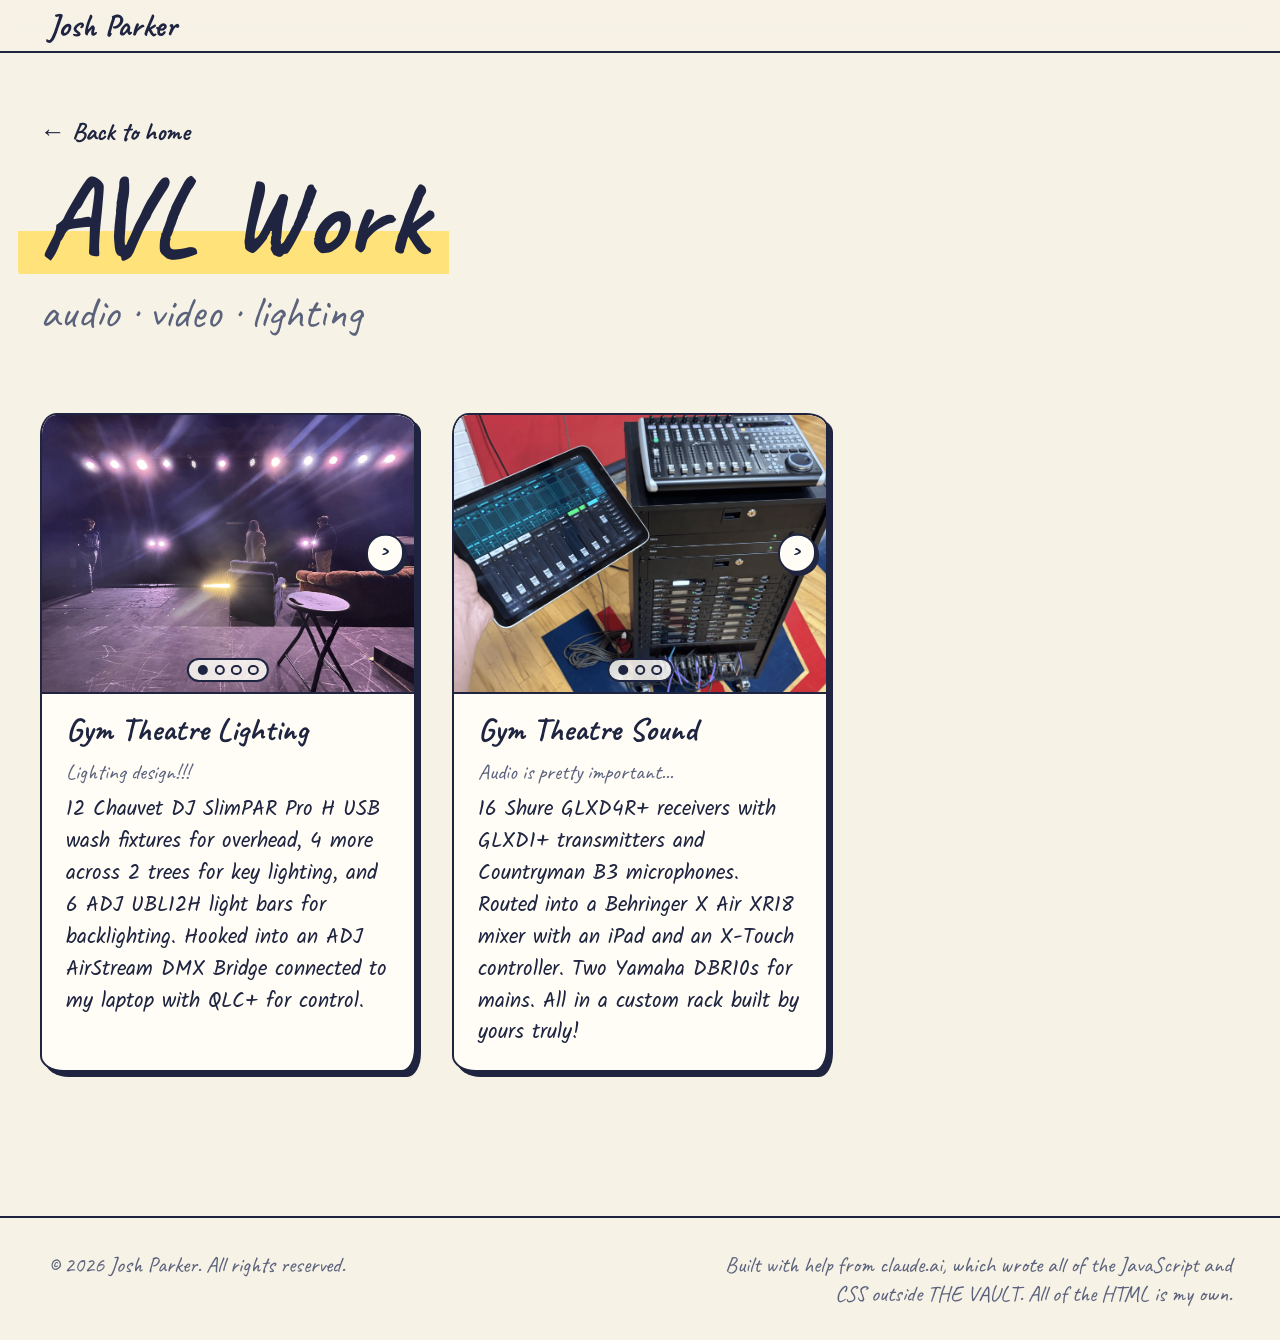
<file: av.html>
<!DOCTYPE html>
<html lang="en">
<head>
  <meta charset="UTF-8" />
  <meta name="viewport" content="width=device-width, initial-scale=1" />
  <meta name="description" content="Josh Parker's audio, video, and lighting work." />
  <title>AV Work · Josh Parker</title>
  <link rel="icon" href="icon.png" type="image/png" />
  <link rel="preconnect" href="https://fonts.googleapis.com" />
  <link rel="preconnect" href="https://fonts.gstatic.com" crossorigin />
  <link href="https://fonts.googleapis.com/css2?family=Caveat:wght@500;700&family=Kalam:wght@300;400;700&display=swap" rel="stylesheet" />
  <link rel="stylesheet" href="style.css" />
</head>
<body>
  <nav class="topbar" aria-label="Main">
    <a href="index.html" class="brand">Josh Parker</a>
  </nav>

  <main>
    <header class="page-head">
      <div class="wrap">
        <a class="back" href="index.html">← Back to home</a>
        <h1><span>AVL Work</span></h1>
        <p class="tagline">audio · video · lighting</p>
      </div>
    </header>

    <section class="band">
      <div class="wrap">
        <div class="gallery">
          <article class="card work">
            <div class="photos">
              <img src="images/av/lights1.png" alt="image" loading="lazy" />
              <img src="images/av/lights2.png" alt="image" loading="lazy" />
              <img src="images/av/lights3.png" alt="image" loading="lazy" />
              <img src="images/av/qlc.png" alt="image" loading="lazy" />
            </div>
            <div class="work-body">
              <h3>Gym Theatre Lighting</h3>
              <p class="meta">Lighting design!!!</p>
              <p>12 Chauvet DJ SlimPAR Pro H USB wash fixtures for overhead, 4 more across 2 trees for key lighting, and 6 ADJ UBL12H light bars for backlighting. Hooked into an ADJ AirStream DMX Bridge connected to my laptop with QLC+ for control.</p>
            </div>
          </article>

          <article class="card work">
            <div class="photos">
              <img src="images/av/audio3.png" alt="image" loading="lazy" />
              <img src="images/av/audio2.png" alt="image" loading="lazy" />
              <img src="images/av/audio1.png" alt="image" loading="lazy" />
            </div>
            <div class="work-body">
              <h3>Gym Theatre Sound</h3>
              <p class="meta">Audio is pretty important...</p>
              <p>16 Shure GLXD4R+ receivers with GLXD1+ transmitters and Countryman B3 microphones. Routed into a Behringer X Air XR18 mixer with an iPad and an X-Touch controller. Two Yamaha DBR10s for mains. All in a custom rack built by yours truly!</p>
            </div>
          </article>
        </div>
      </div>
    </section>
  </main>

  <footer>
    <p>© 2026 Josh Parker. All rights reserved.</p>
    <p class="credit">Built with help from claude.ai, which wrote all of the JavaScript and CSS outside THE VAULT. All of the HTML is my own.</p>
  </footer>

  <script src="gallery.js"></script>
</body>
</html>
</file>
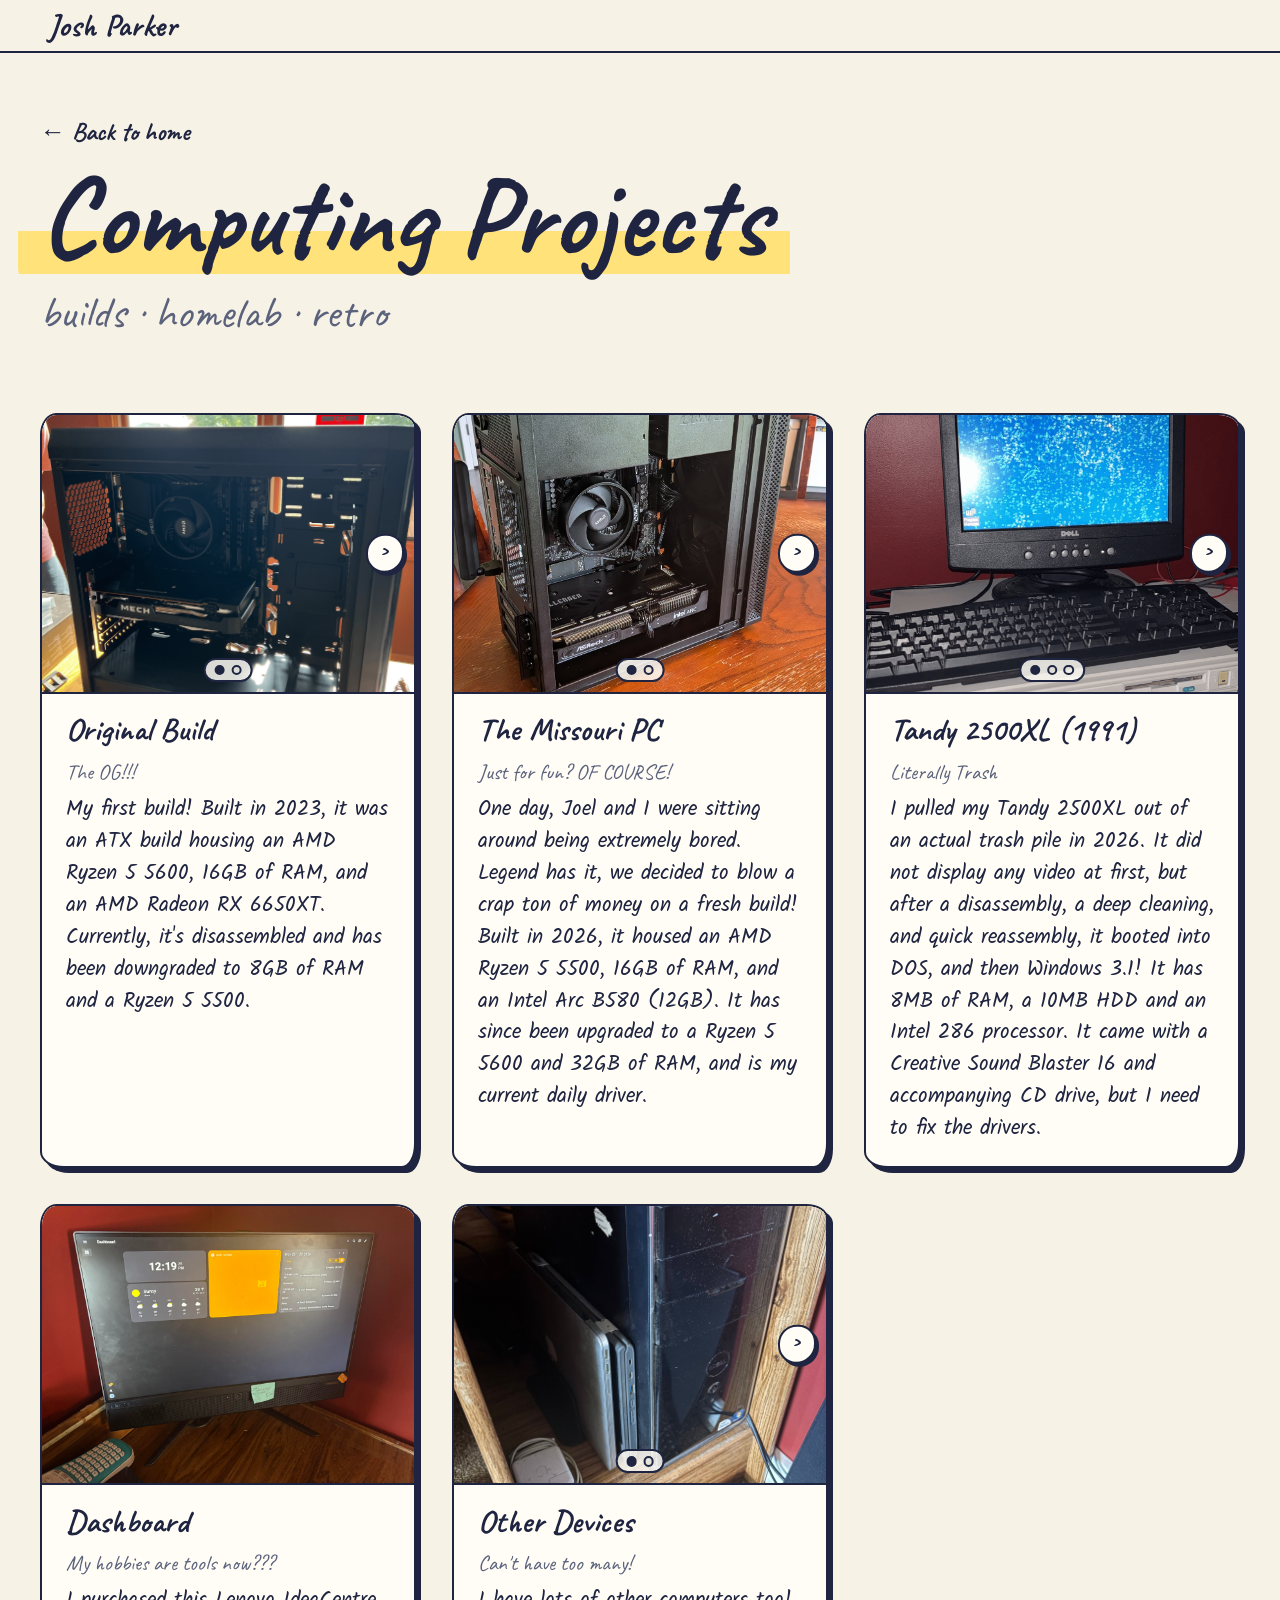
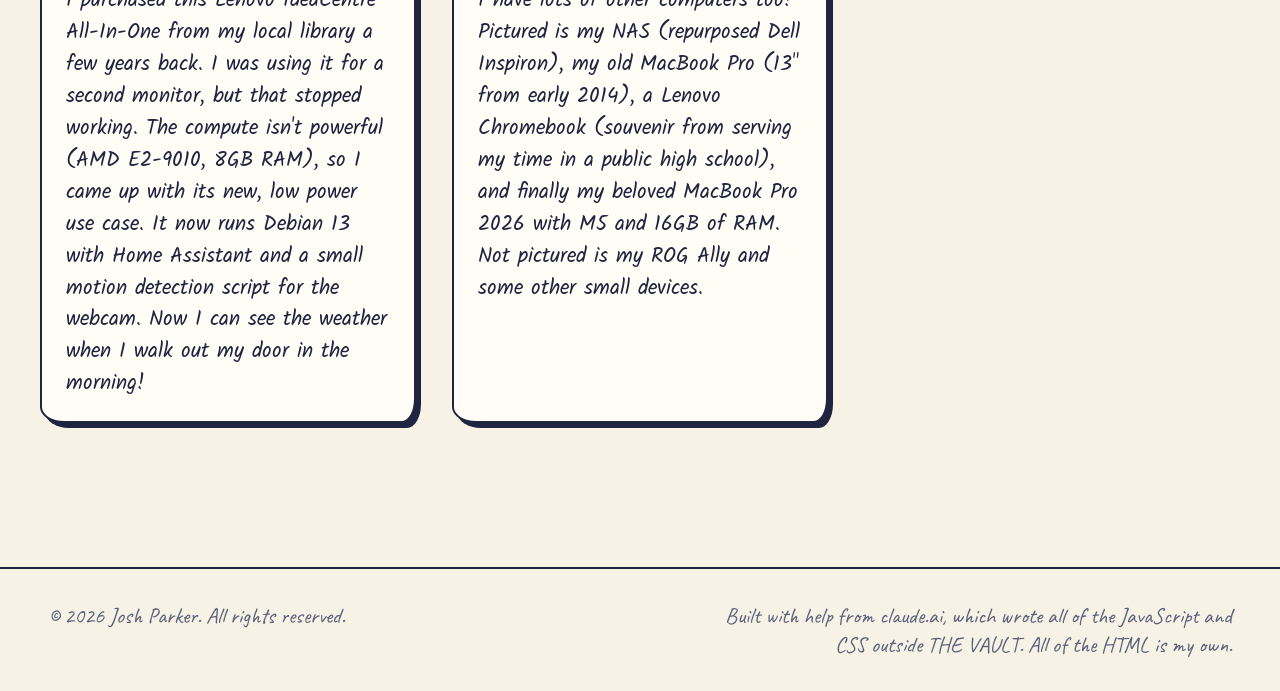
<file: computing.html>
<!DOCTYPE html>
<html lang="en">
<head>
  <meta charset="UTF-8" />
  <meta name="viewport" content="width=device-width, initial-scale=1" />
  <meta name="description" content="Josh Parker's computing work: builds, homelab, and code." />
  <title>Computing Projects · Josh Parker</title>
  <link rel="icon" href="icon.png" type="image/png" />
  <link rel="preconnect" href="https://fonts.googleapis.com" />
  <link rel="preconnect" href="https://fonts.gstatic.com" crossorigin />
  <link href="https://fonts.googleapis.com/css2?family=Caveat:wght@500;700&family=Kalam:wght@300;400;700&display=swap" rel="stylesheet" />
  <link rel="stylesheet" href="style.css" />
</head>
<body>
  <nav class="topbar" aria-label="Main">
    <a href="index.html" class="brand">Josh Parker</a>
  </nav>

  <main>
    <header class="page-head">
      <div class="wrap">
        <a class="back" href="index.html">← Back to home</a>
        <h1><span>Computing Projects</span></h1>
        <p class="tagline">builds · homelab · retro</p>
      </div>
    </header>

    <section class="band">
      <div class="wrap">
        <div class="gallery">
          <article class="card work">
            <div class="photos">
              <img src="images/computing/comp1.png" alt="image" loading="lazy" />
              <img src="images/computing/comp2.png" alt="image" loading="lazy" />
            </div>
            <div class="work-body">
              <h3>Original Build</h3>
              <p class="meta">The OG!!!</p>
              <p>My first build! Built in 2023, it was an ATX build housing an AMD Ryzen 5 5600, 16GB of RAM, and an AMD Radeon RX 6650XT. Currently, it's disassembled and has been downgraded to 8GB of RAM and a Ryzen 5 5500.</p>
            </div>
          </article>

          <article class="card work">
            <div class="photos">
              <img src="images/computing/comp21.png" alt="image" loading="lazy" />
              <img src="images/computing/comp22.png" alt="image" loading="lazy" />
            </div>
            <div class="work-body">
              <h3>The Missouri PC</h3>
              <p class="meta">Just for fun? OF COURSE!</p>
              <p>One day, Joel and I were sitting around being extremely bored. Legend has it, we decided to blow a crap ton of money on a fresh build! Built in 2026, it housed an AMD Ryzen 5 5500, 16GB of RAM, and an Intel Arc B580 (12GB). It has since been upgraded to a Ryzen 5 5600 and 32GB of RAM, and is my current daily driver.</p>
            </div>
          </article>

          <article class="card work">
            <div class="photos">
              <img src="images/computing/rcomp1.png" alt="image" loading="lazy" />
              <img src="images/computing/rcomp2.png" alt="image" loading="lazy" />
              <img src="images/computing/rcomp3.png" alt="image" loading="lazy" />
            </div>
            <div class="work-body">
              <h3>Tandy 2500XL (1991)</h3>
              <p class="meta">Literally Trash</p>
              <p>I pulled my Tandy 2500XL out of an actual trash pile in 2026. It did not display any video at first, but after a disassembly, a deep cleaning, and quick reassembly, it booted into DOS, and then Windows 3.1! It has 8MB of RAM, a 10MB HDD and an Intel 286 processor. It came with a Creative Sound Blaster 16 and accompanying CD drive, but I need to fix the drivers.</p>
            </div>
          </article>

          <article class="card work">
            <div class="photos">
              <img src="images/computing/hcomp1.png" alt="image" loading="lazy" />
            </div>
            <div class="work-body">
              <h3>Dashboard</h3>
              <p class="meta">My hobbies are tools now???</p>
              <p>I purchased this Lenovo IdeaCentre All-In-One from my local library a few years back. I was using it for a second monitor, but that stopped working. The compute isn't powerful (AMD E2-9010, 8GB RAM), so I came up with its new, low power use case. It now runs Debian 13 with Home Assistant and a small motion detection script for the webcam. Now I can see the weather when I walk out my door in the morning!</p>
            </div>
          </article>

          <article class="card work">
            <div class="photos">
              <img src="images/computing/xcomp1.png" alt="image" loading="lazy" />
              <img src="images/computing/xcomp2.png" alt="image" loading="lazy" />
            </div>
            <div class="work-body">
              <h3>Other Devices</h3>
              <p class="meta">Can't have too many!</p>
              <p>I have lots of other computers too! Pictured is my NAS (repurposed Dell Inspiron), my old MacBook Pro (13" from early 2014), a Lenovo Chromebook (souvenir from serving my time in a public high school), and finally my beloved MacBook Pro 2026 with M5 and 16GB of RAM. Not pictured is my ROG Ally and some other small devices.</p>
            </div>
          </article>
        </div>
      </div>
    </section>
  </main>

  <footer>
    <p>© 2026 Josh Parker. All rights reserved.</p>
    <p class="credit">Built with help from claude.ai, which wrote all of the JavaScript and CSS outside THE VAULT. All of the HTML is my own.</p>
  </footer>

  <script src="gallery.js"></script>
</body>
</html>
</file>
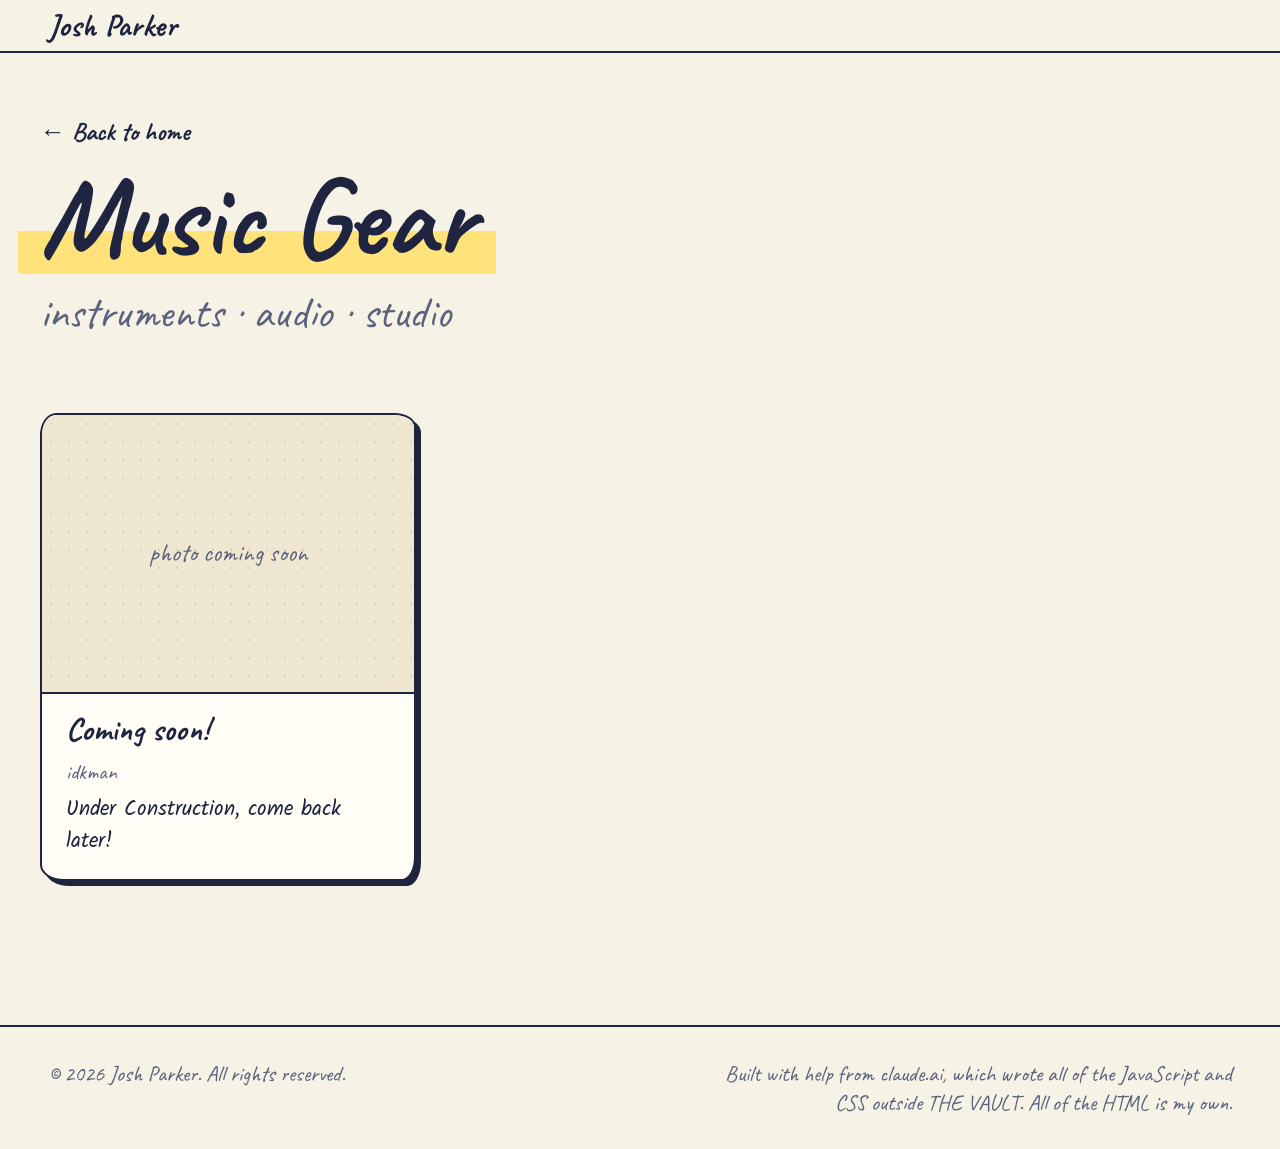
<file: music.html>
<!DOCTYPE html>
<html lang="en">
<head>
  <meta charset="UTF-8" />
  <meta name="viewport" content="width=device-width, initial-scale=1" />
  <meta name="description" content="The instruments and equipment Josh Parker makes music with." />
  <title>Music Gear · Josh Parker</title>
  <link rel="icon" href="icon.png" type="image/png" />
  <link rel="preconnect" href="https://fonts.googleapis.com" />
  <link rel="preconnect" href="https://fonts.gstatic.com" crossorigin />
  <link href="https://fonts.googleapis.com/css2?family=Caveat:wght@500;700&family=Kalam:wght@300;400;700&display=swap" rel="stylesheet" />
  <link rel="stylesheet" href="style.css" />
</head>
<body>
  <nav class="topbar" aria-label="Main">
    <a href="index.html" class="brand">Josh Parker</a>
  </nav>

  <main>
    <header class="page-head">
      <div class="wrap">
        <a class="back" href="index.html">← Back to home</a>
        <h1><span>Music Gear</span></h1>
        <p class="tagline">instruments · audio · studio</p>
      </div>
    </header>

    <section class="band">
      <div class="wrap">
        <div class="gallery">
          <article class="card work">
            <div class="photo-placeholder">photo coming soon</div>
            <div class="work-body">
              <h3>Coming soon!</h3>
              <p class="meta">idkman</p>
              <p>Under Construction, come back later!</p>
            </div>
          </article>
        </div>
      </div>
    </section>
  </main>

  <footer>
    <p>© 2026 Josh Parker. All rights reserved.</p>
    <p class="credit">Built with help from claude.ai, which wrote all of the JavaScript and CSS outside THE VAULT. All of the HTML is my own.</p>
  </footer>

  <script src="gallery.js"></script>
</body>
</html>
</file>
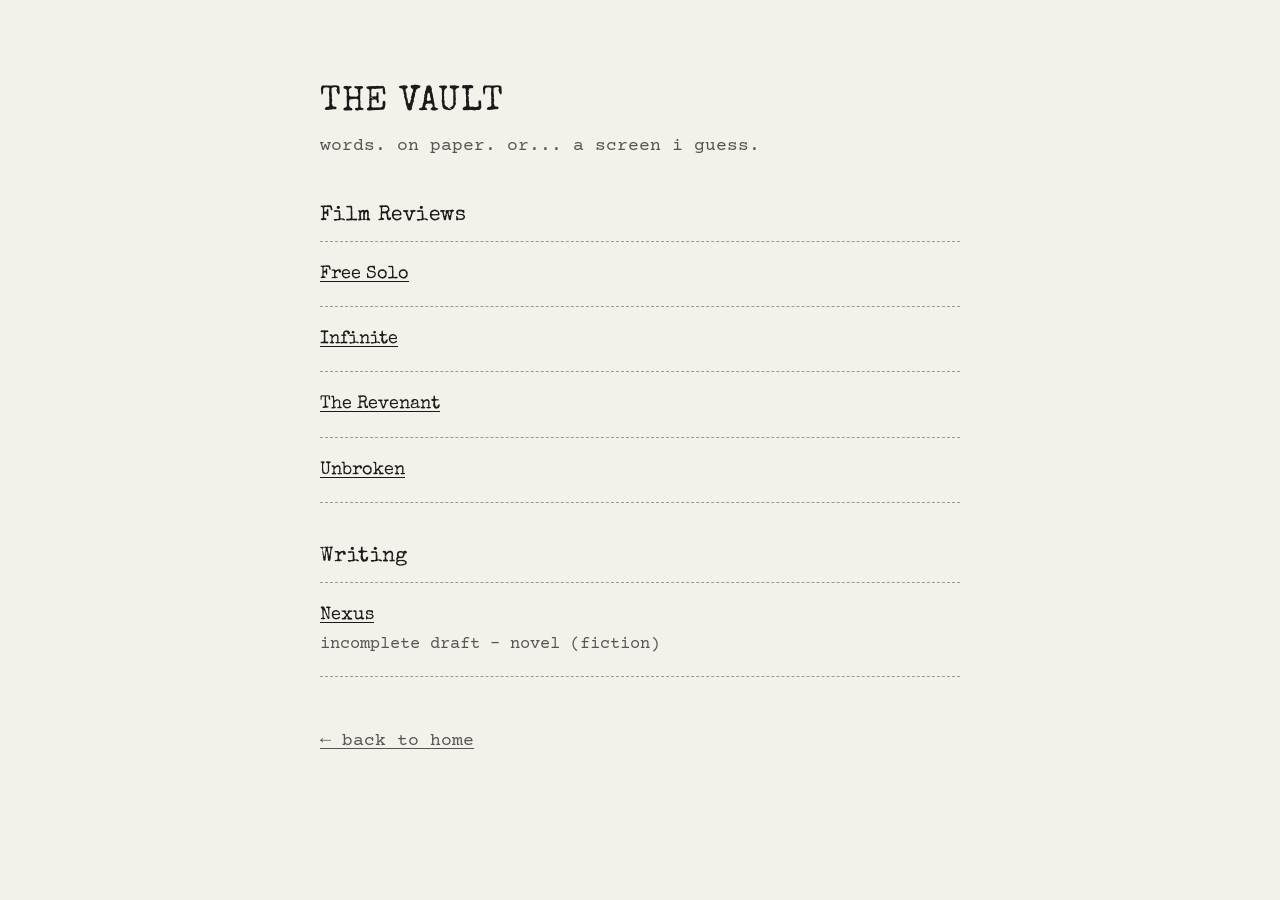
<file: vault.html>
<!DOCTYPE html>
<html lang="en">
<head>
  <meta charset="UTF-8" />
  <meta name="viewport" content="width=device-width, initial-scale=1" />
  <meta name="color-scheme" content="light only" />
  <meta name="robots" content="noindex, nofollow" />
  <title>THE VAULT</title>
  <link rel="icon" href="icon.png" type="image/png" />
  <link rel="preconnect" href="https://fonts.googleapis.com" />
  <link rel="preconnect" href="https://fonts.gstatic.com" crossorigin />
  <link href="https://fonts.googleapis.com/css2?family=Courier+Prime:ital,wght@0,400;0,700;1,400&family=Special+Elite&display=swap" rel="stylesheet" />
  <link rel="stylesheet" href="vault/vault.css" />
</head>
<body>
  <main>
    <h1>THE VAULT</h1>
    <p class="sub">words. on paper. or... a screen i guess.</p>

    <h2>Film Reviews</h2>
    <ul class="entries">
      <li><a href="vault/free-solo.html">Free Solo</a></li>
      <li><a href="vault/infinite.html">Infinite</a></li>
      <li><a href="vault/the-revenant.html">The Revenant</a></li>
      <li><a href="vault/unbroken.html">Unbroken</a></li>
    </ul>

    <h2>Writing</h2>
    <ul class="entries">
      <li><a href="vault/nexus.html">Nexus</a> <span class="note">incomplete draft - novel (fiction)</span></li>
    </ul>

    <p class="end"><a href="index.html">← back to home</a></p>
  </main>
</body>
</html>
</file>
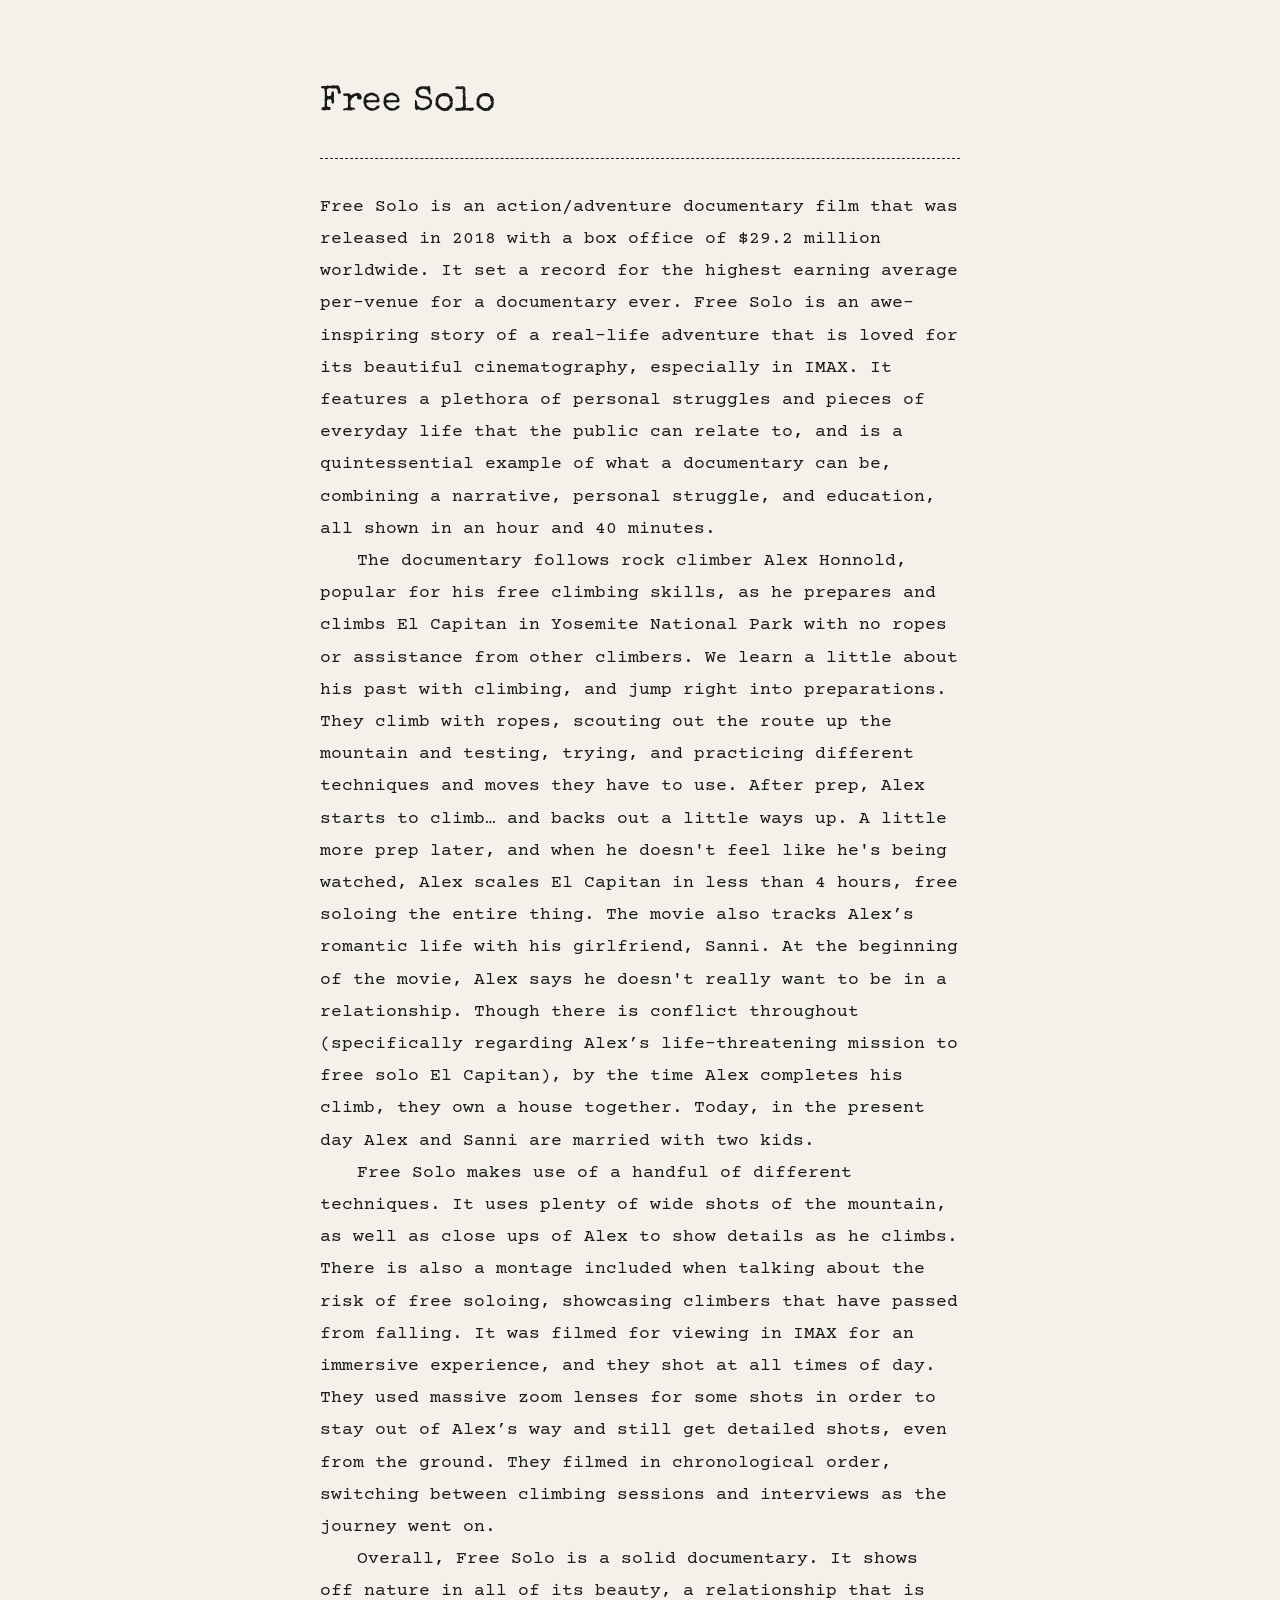
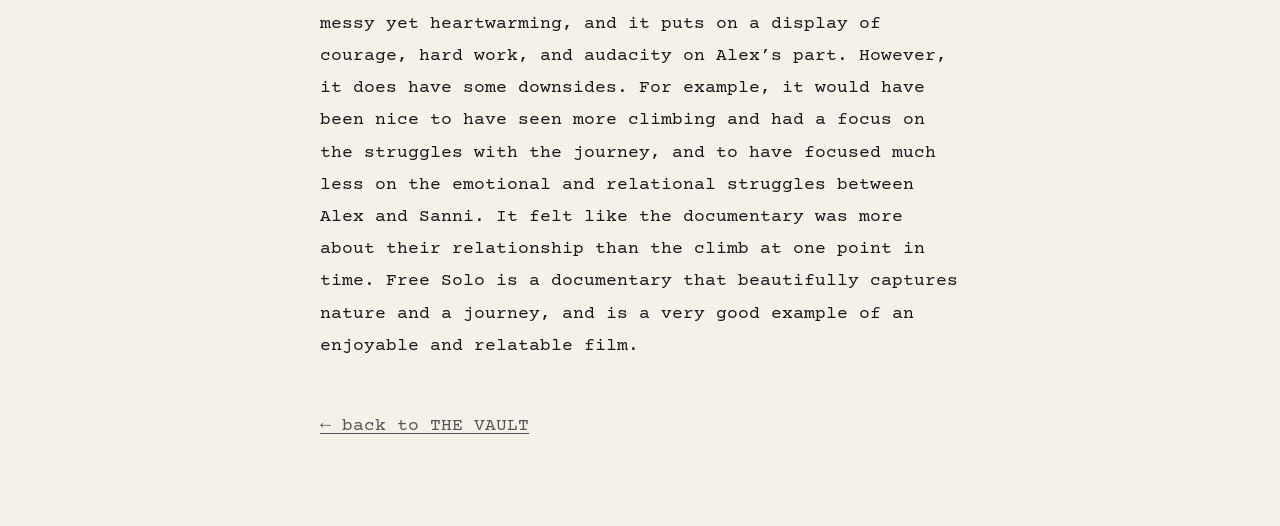
<file: vault/free-solo.html>
<!DOCTYPE html>
<html lang="en">
<head>
  <meta charset="UTF-8" />
  <meta name="viewport" content="width=device-width, initial-scale=1" />
  <meta name="color-scheme" content="light only" />
  <meta name="robots" content="noindex, nofollow" />
  <title>Free Solo · THE VAULT</title>
  <link rel="icon" href="../icon.png" type="image/png" />
  <link rel="preconnect" href="https://fonts.googleapis.com" />
  <link rel="preconnect" href="https://fonts.gstatic.com" crossorigin />
  <link href="https://fonts.googleapis.com/css2?family=Courier+Prime:ital,wght@0,400;0,700;1,400&family=Special+Elite&display=swap" rel="stylesheet" />
  <link rel="stylesheet" href="vault.css" />
</head>
<body>
  <main>
    <article class="prose">
      <h1>Free Solo</h1>

      <hr />

      <p>Free Solo is an action/adventure documentary film that was released in 2018 with a box office of $29.2 million worldwide. It set a record for the highest earning average per-venue for a documentary ever. Free Solo is an awe-inspiring story of a real-life adventure that is loved for its beautiful cinematography, especially in IMAX. It features a plethora of personal struggles and pieces of everyday life that the public can relate to, and is a quintessential example of what a documentary can be, combining a narrative, personal struggle, and education, all shown in an hour and 40 minutes.</p>
      <p>The documentary follows rock climber Alex Honnold, popular for his free climbing skills, as he prepares and climbs El Capitan in Yosemite National Park with no ropes or assistance from other climbers. We learn a little about his past with climbing, and jump right into preparations. They climb with ropes, scouting out the route up the mountain and testing, trying, and practicing different techniques and moves they have to use. After prep, Alex starts to climb… and backs out a little ways up. A little more prep later, and when he doesn't feel like he's being watched, Alex scales El Capitan in less than 4 hours, free soloing the entire thing. The movie also tracks Alex’s romantic life with his girlfriend, Sanni. At the beginning of the movie, Alex says he doesn't really want to be in a relationship. Though there is conflict throughout (specifically regarding Alex’s life-threatening mission to free solo El Capitan), by the time Alex completes his climb, they own a house together. Today, in the present day Alex and Sanni are married with two kids.</p>
      <p>Free Solo makes use of a handful of different techniques. It uses plenty of wide shots of the mountain, as well as close ups of Alex to show details as he climbs. There is also a montage included when talking about the risk of free soloing, showcasing climbers that have passed from falling. It was filmed for viewing in IMAX for an immersive experience, and they shot at all times of day. They used massive zoom lenses for some shots in order to stay out of Alex’s way and still get detailed shots, even from the ground. They filmed in chronological order, switching between climbing sessions and interviews as the journey went on.</p>
      <p>Overall, Free Solo is a solid documentary. It shows off nature in all of its beauty, a relationship that is messy yet heartwarming, and it puts on a display of courage, hard work, and audacity on Alex’s part. However, it does have some downsides. For example, it would have been nice to have seen more climbing and had a focus on the struggles with the journey, and to have focused much less on the emotional and relational struggles between Alex and Sanni. It felt like the documentary was more about their relationship than the climb at one point in time. Free Solo is a documentary that beautifully captures nature and a journey, and is a very good example of an enjoyable and relatable film.</p>
    </article>

    <p class="end"><a href="../vault.html">← back to THE VAULT</a></p>
  </main>
</body>
</html>
</file>
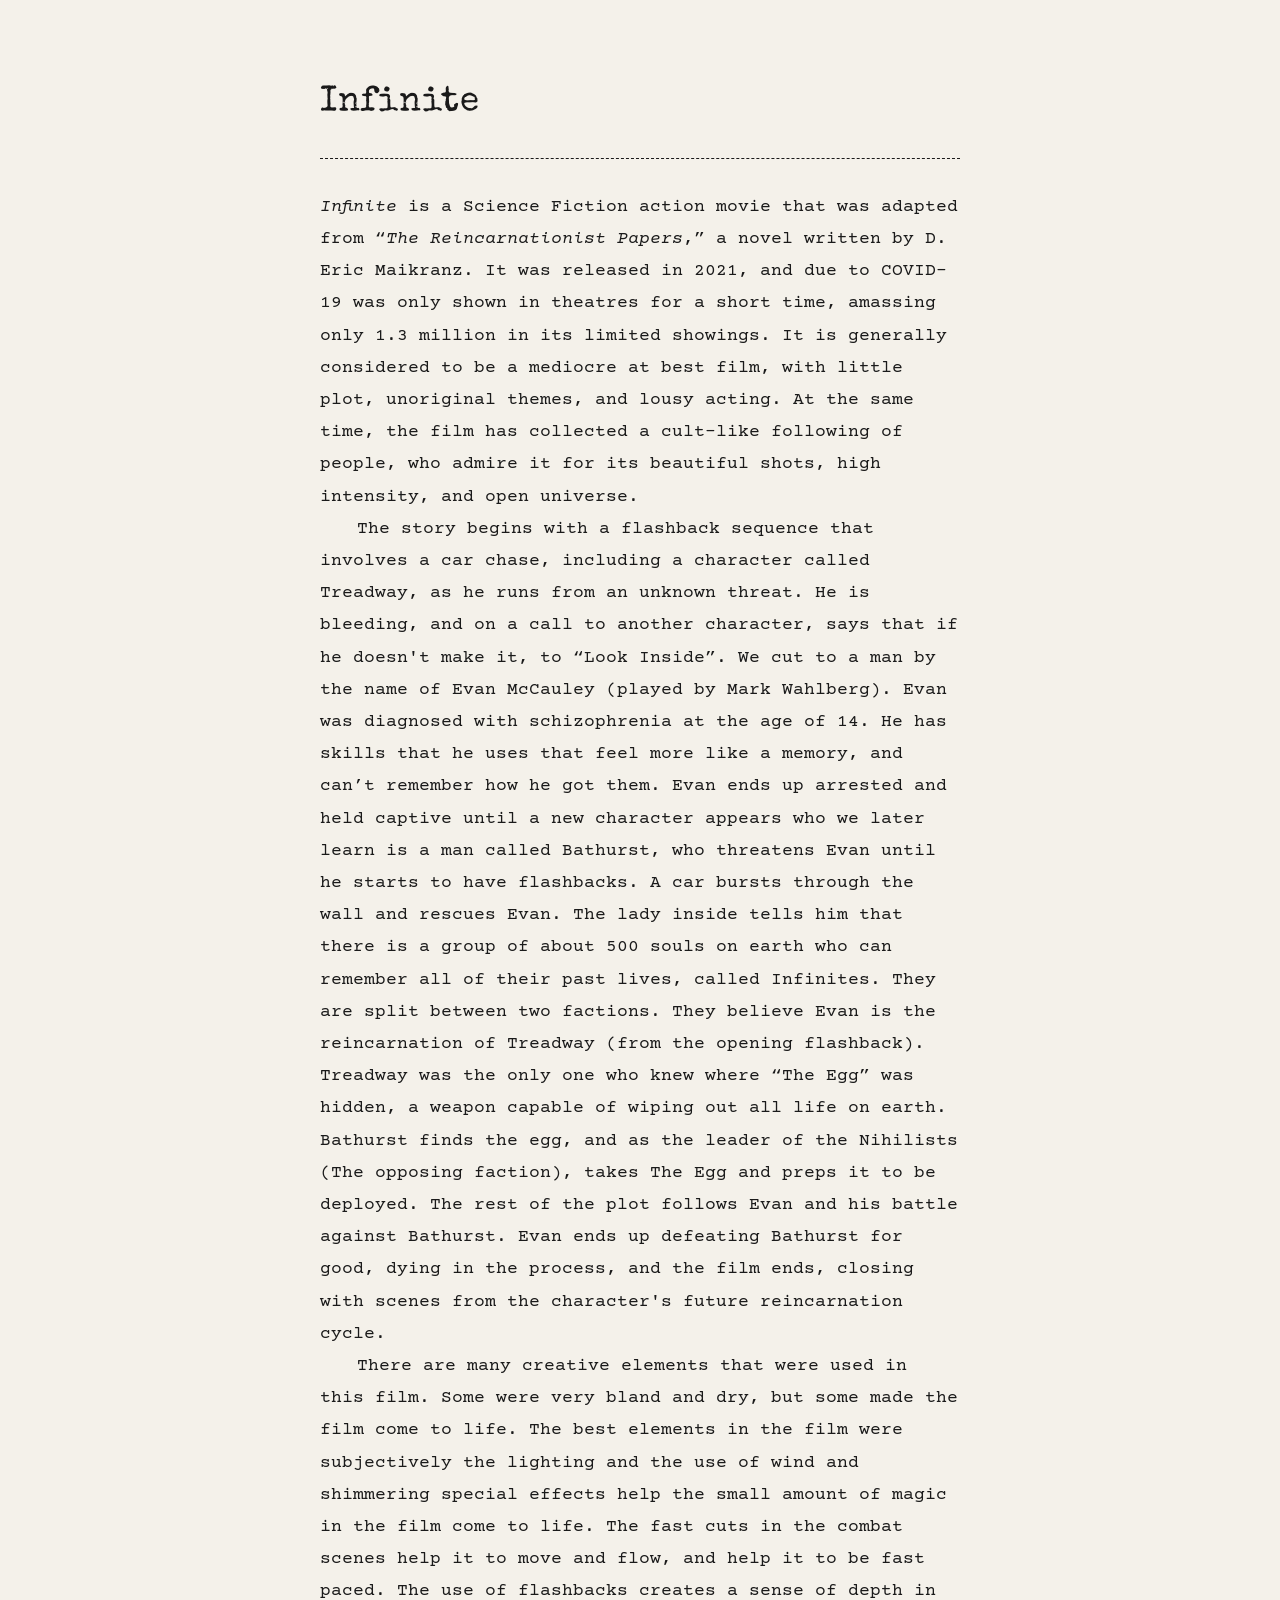
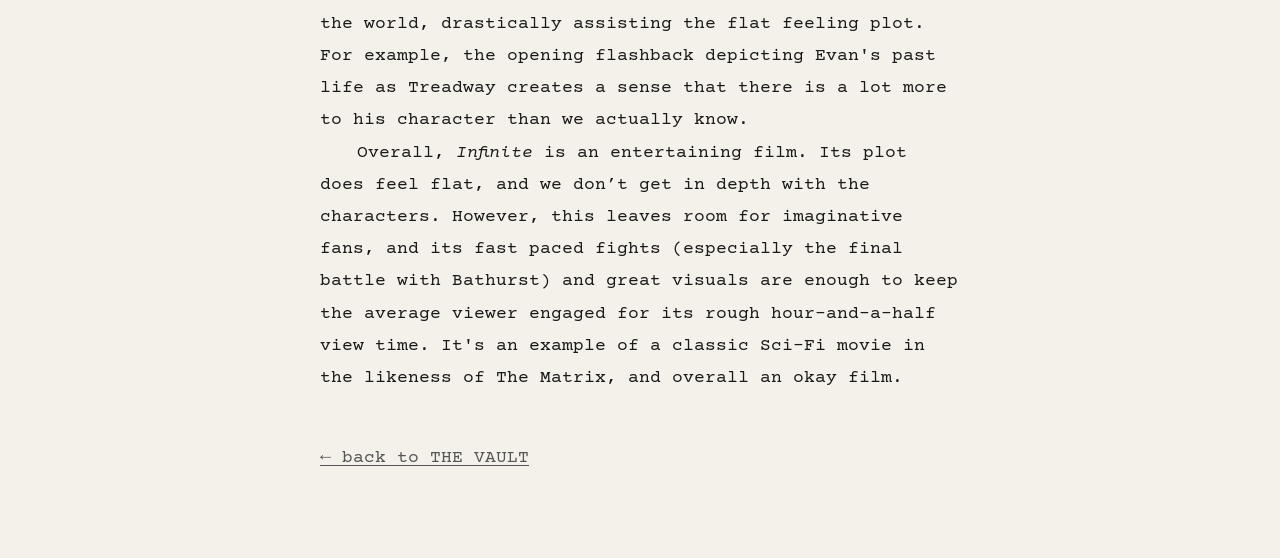
<file: vault/infinite.html>
<!DOCTYPE html>
<html lang="en">
<head>
  <meta charset="UTF-8" />
  <meta name="viewport" content="width=device-width, initial-scale=1" />
  <meta name="color-scheme" content="light only" />
  <meta name="robots" content="noindex, nofollow" />
  <title>Infinite · THE VAULT</title>
  <link rel="icon" href="../icon.png" type="image/png" />
  <link rel="preconnect" href="https://fonts.googleapis.com" />
  <link rel="preconnect" href="https://fonts.gstatic.com" crossorigin />
  <link href="https://fonts.googleapis.com/css2?family=Courier+Prime:ital,wght@0,400;0,700;1,400&family=Special+Elite&display=swap" rel="stylesheet" />
  <link rel="stylesheet" href="vault.css" />
</head>
<body>
  <main>
    <article class="prose">
      <h1>Infinite</h1>

      <hr />

      <p><em>Infinite</em> is a Science Fiction action movie that was adapted from “<em>The Reincarnationist Papers</em>,” a novel written by D. Eric Maikranz. It was released in 2021, and due to COVID-19 was only shown in theatres for a short time, amassing only 1.3 million in its limited showings. It is generally considered to be a mediocre at best film, with little plot, unoriginal themes, and lousy acting. At the same time, the film has collected a cult-like following of people, who admire it for its beautiful shots, high intensity, and open universe.</p>
      <p>The story begins with a flashback sequence that involves a car chase, including a character called Treadway, as he runs from an unknown threat. He is bleeding, and on a call to another character, says that if he doesn't make it, to “Look Inside”. We cut to a man by the name of Evan McCauley (played by Mark Wahlberg). Evan was diagnosed with schizophrenia at the age of 14. He has skills that he uses that feel more like a memory, and can’t remember how he got them. Evan ends up arrested and held captive until a new character appears who we later learn is a man called Bathurst, who threatens Evan until he starts to have flashbacks. A car bursts through the wall and rescues Evan. The lady inside tells him that there is a group of about 500 souls on earth who can remember all of their past lives, called Infinites. They are split between two factions. They believe Evan is the reincarnation of Treadway (from the opening flashback). Treadway was the only one who knew where “The Egg” was hidden, a weapon capable of wiping out all life on earth. Bathurst finds the egg, and as the leader of the Nihilists (The opposing faction), takes The Egg and preps it to be deployed. The rest of the plot follows Evan and his battle against Bathurst. Evan ends up defeating Bathurst for good, dying in the process, and the film ends, closing with scenes from the character's future reincarnation cycle.</p>
      <p>There are many creative elements that were used in this film. Some were very bland and dry, but some made the film come to life. The best elements in the film were subjectively the lighting and the use of wind and shimmering special effects help the small amount of magic in the film come to life. The fast cuts in the combat scenes help it to move and flow, and help it to be fast paced. The use of flashbacks creates a sense of depth in the world, drastically assisting the flat feeling plot. For example, the opening flashback depicting Evan's past life as Treadway creates a sense that there is a lot more to his character than we actually know.</p>
      <p>Overall, <em>Infinite</em> is an entertaining film. Its plot does feel flat, and we don’t get in depth with the characters. However, this leaves room for imaginative fans, and its fast paced fights (especially the final battle with Bathurst) and great visuals are enough to keep the average viewer engaged for its rough hour-and-a-half view time. It's an example of a classic Sci-Fi movie in the likeness of The Matrix, and overall an okay film.</p>
    </article>

    <p class="end"><a href="../vault.html">← back to THE VAULT</a></p>
  </main>
</body>
</html>
</file>
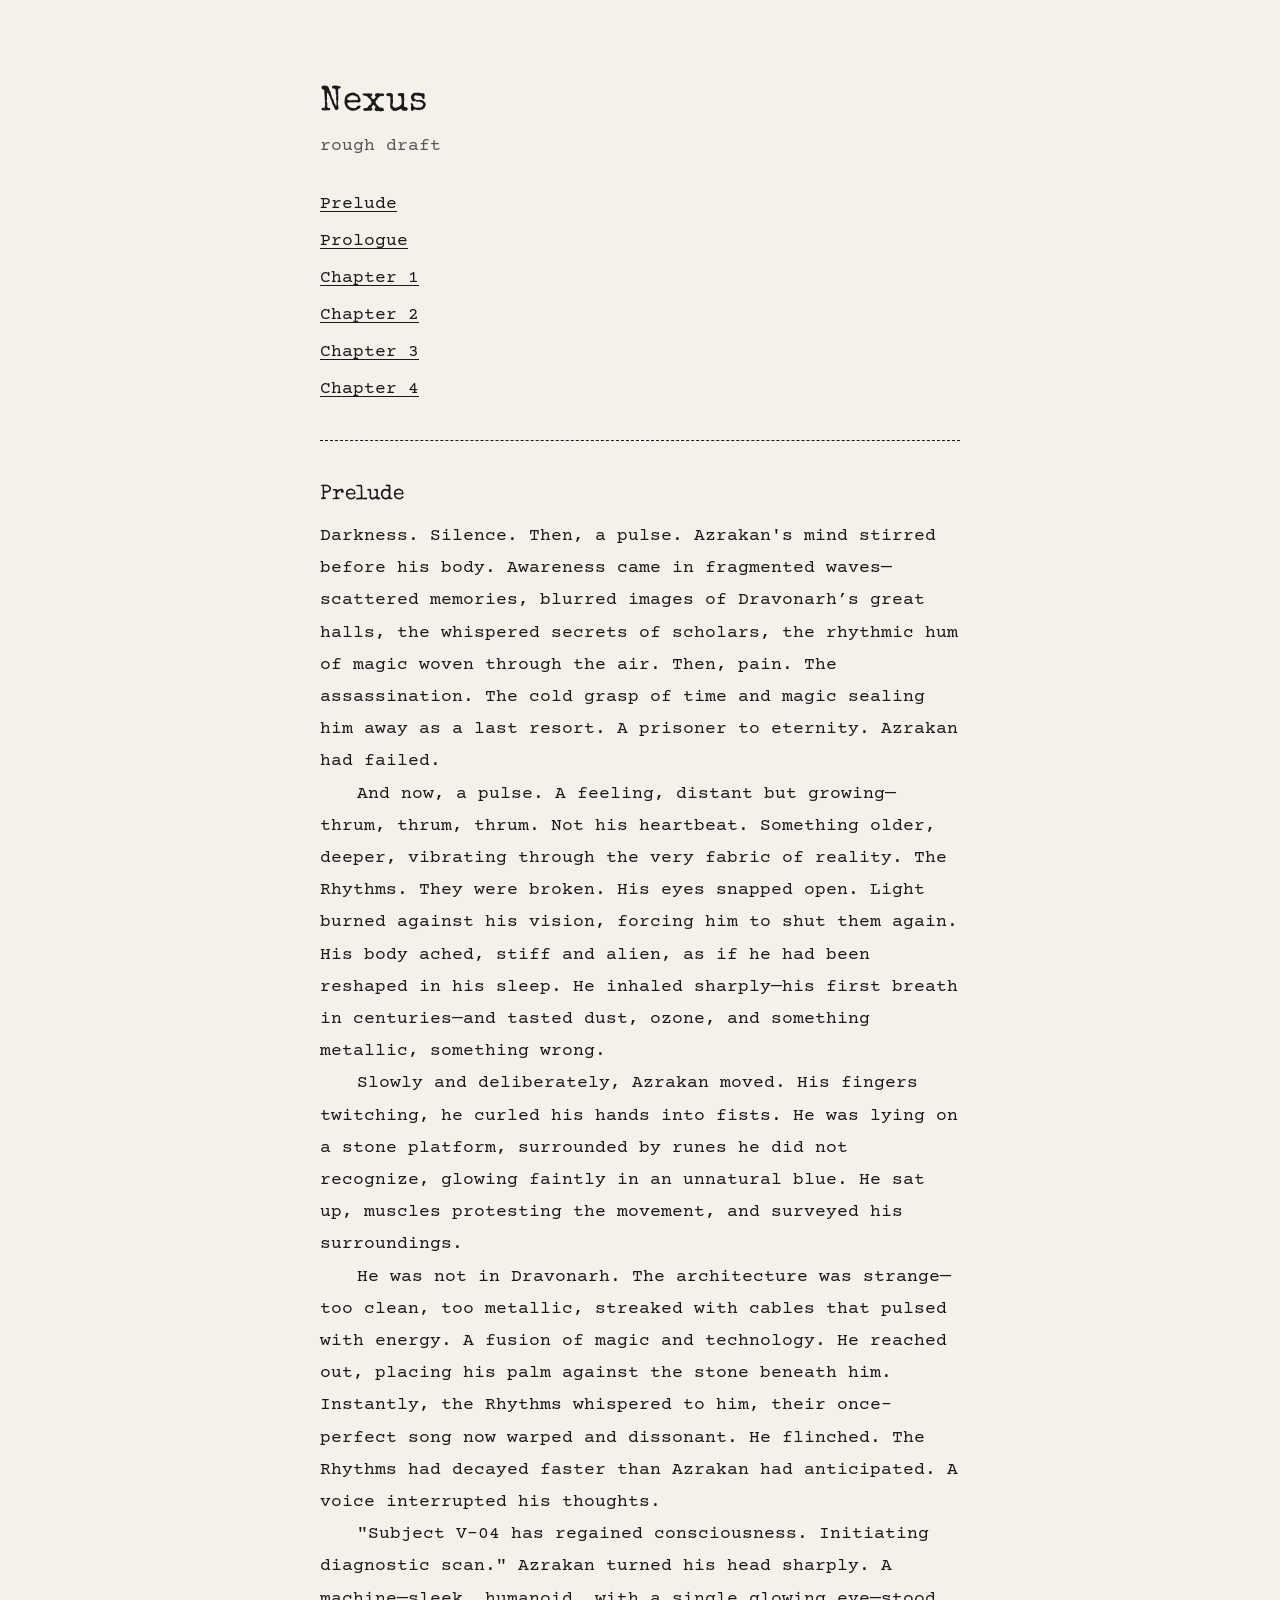
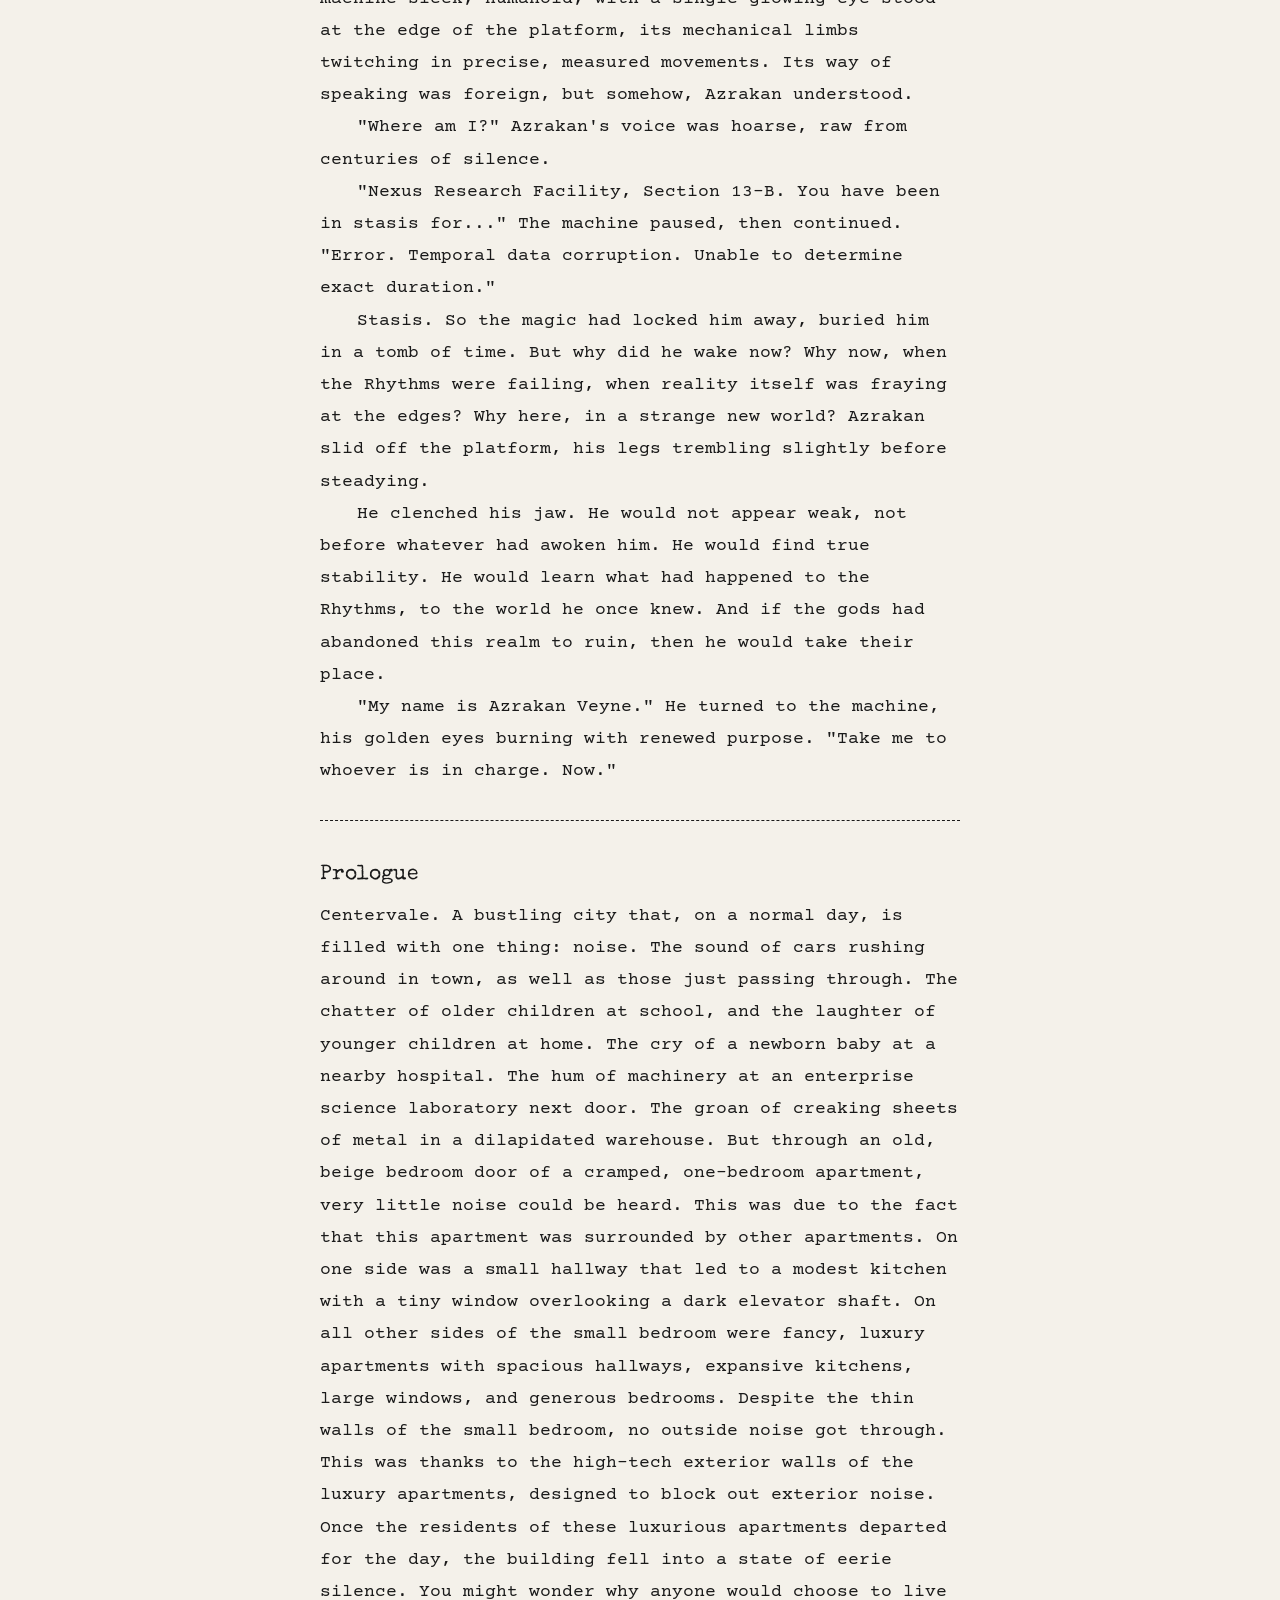
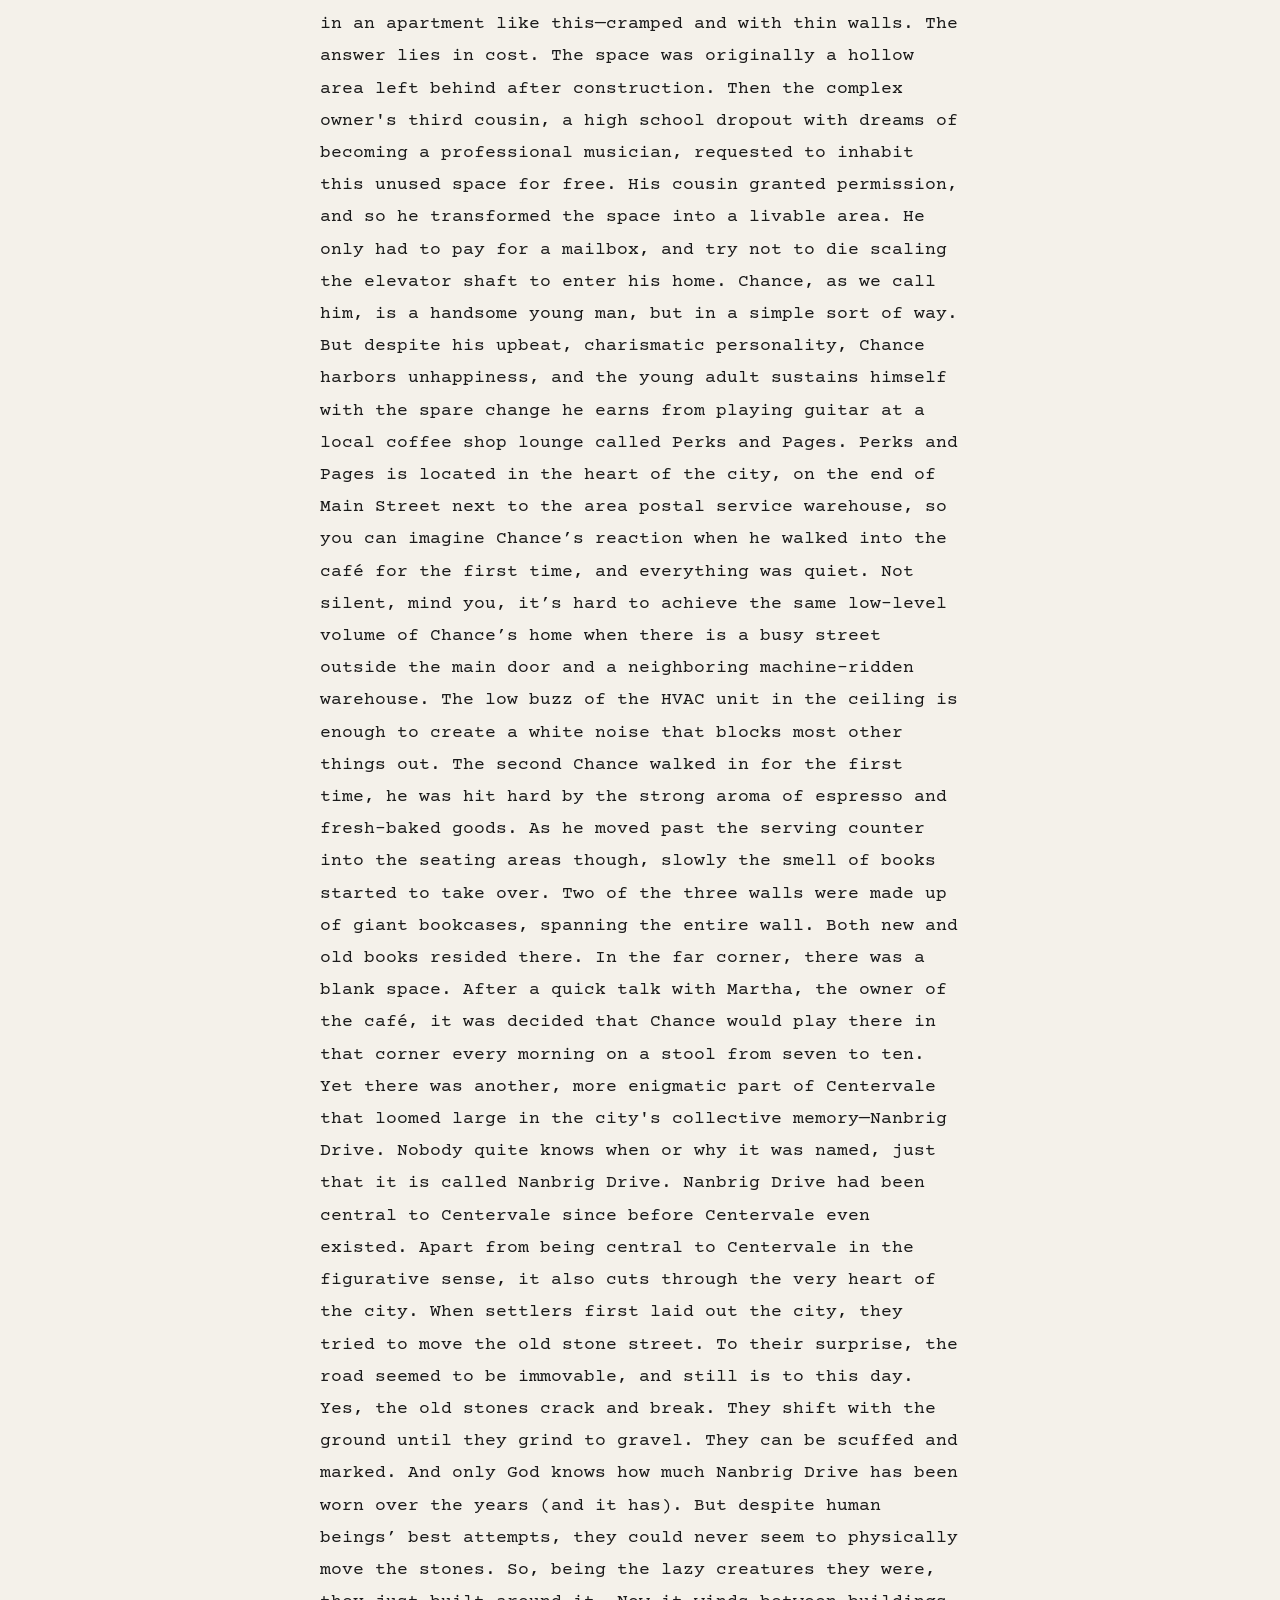
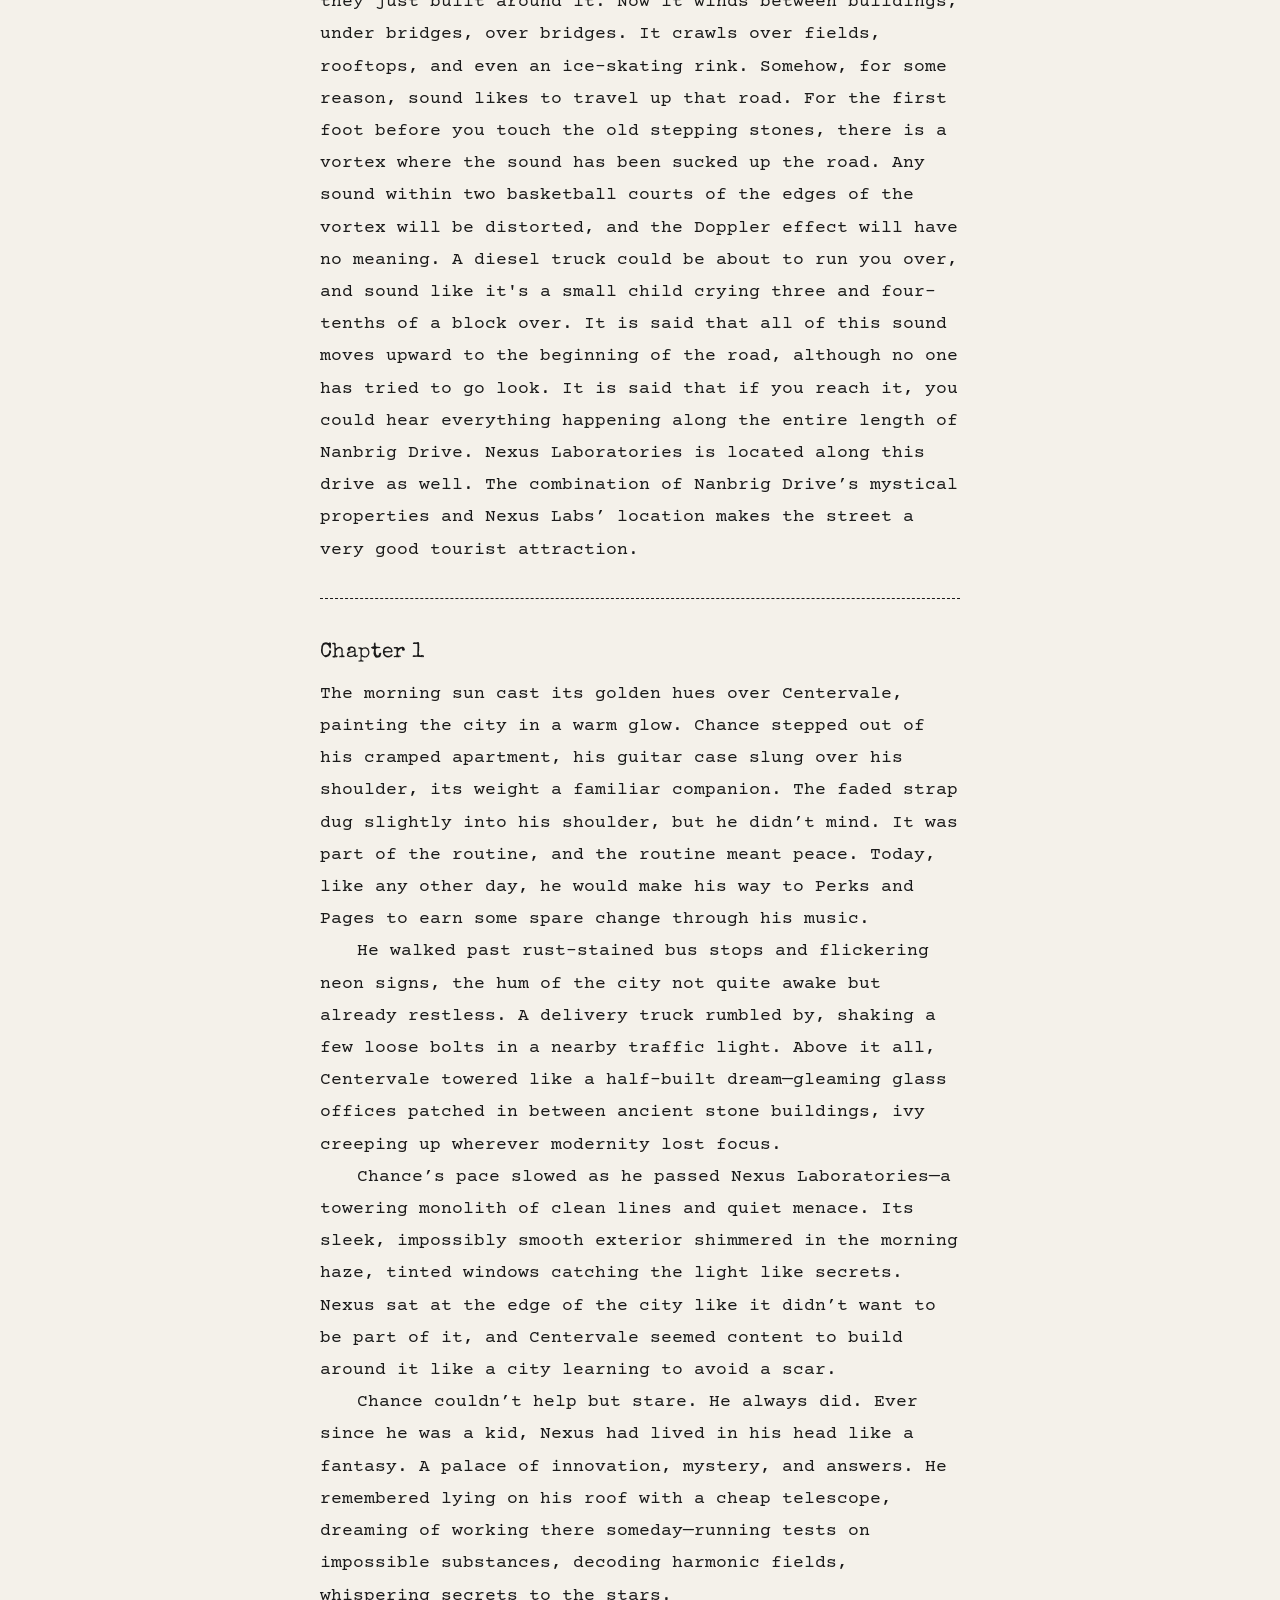
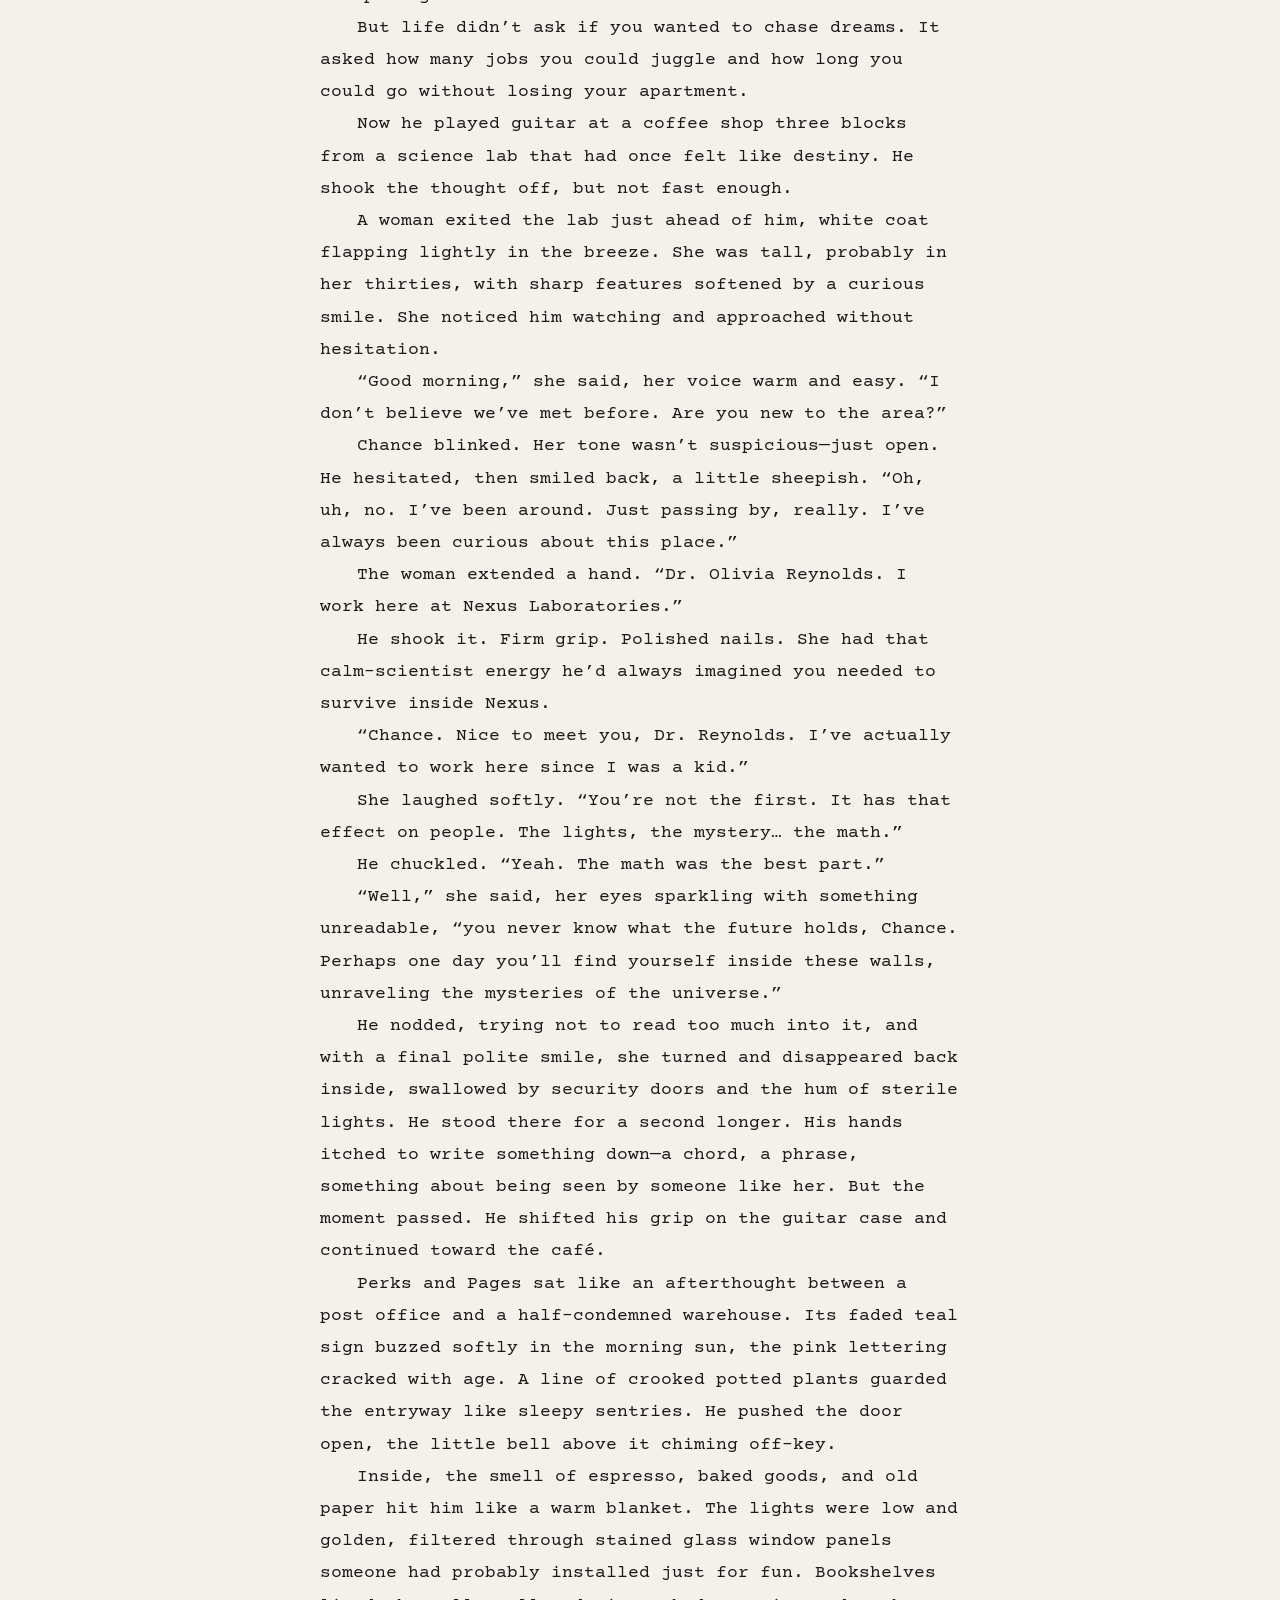
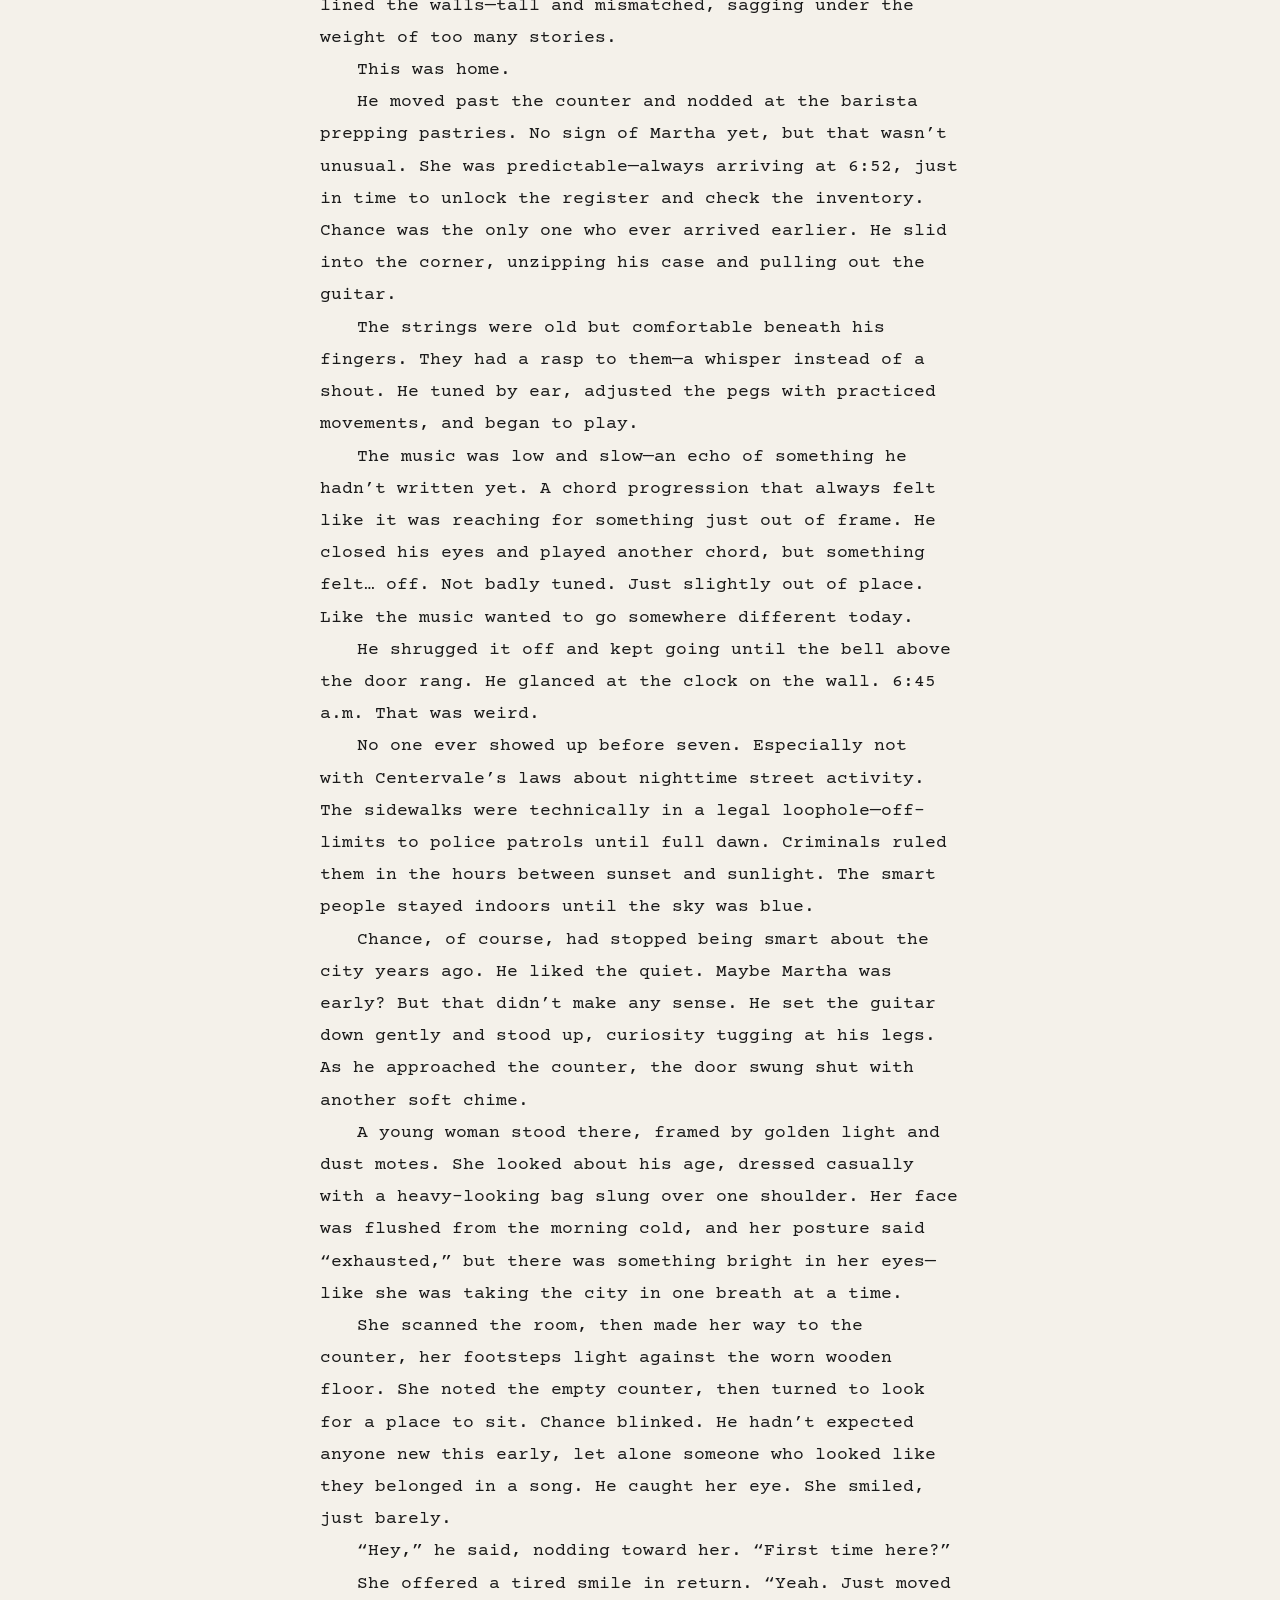
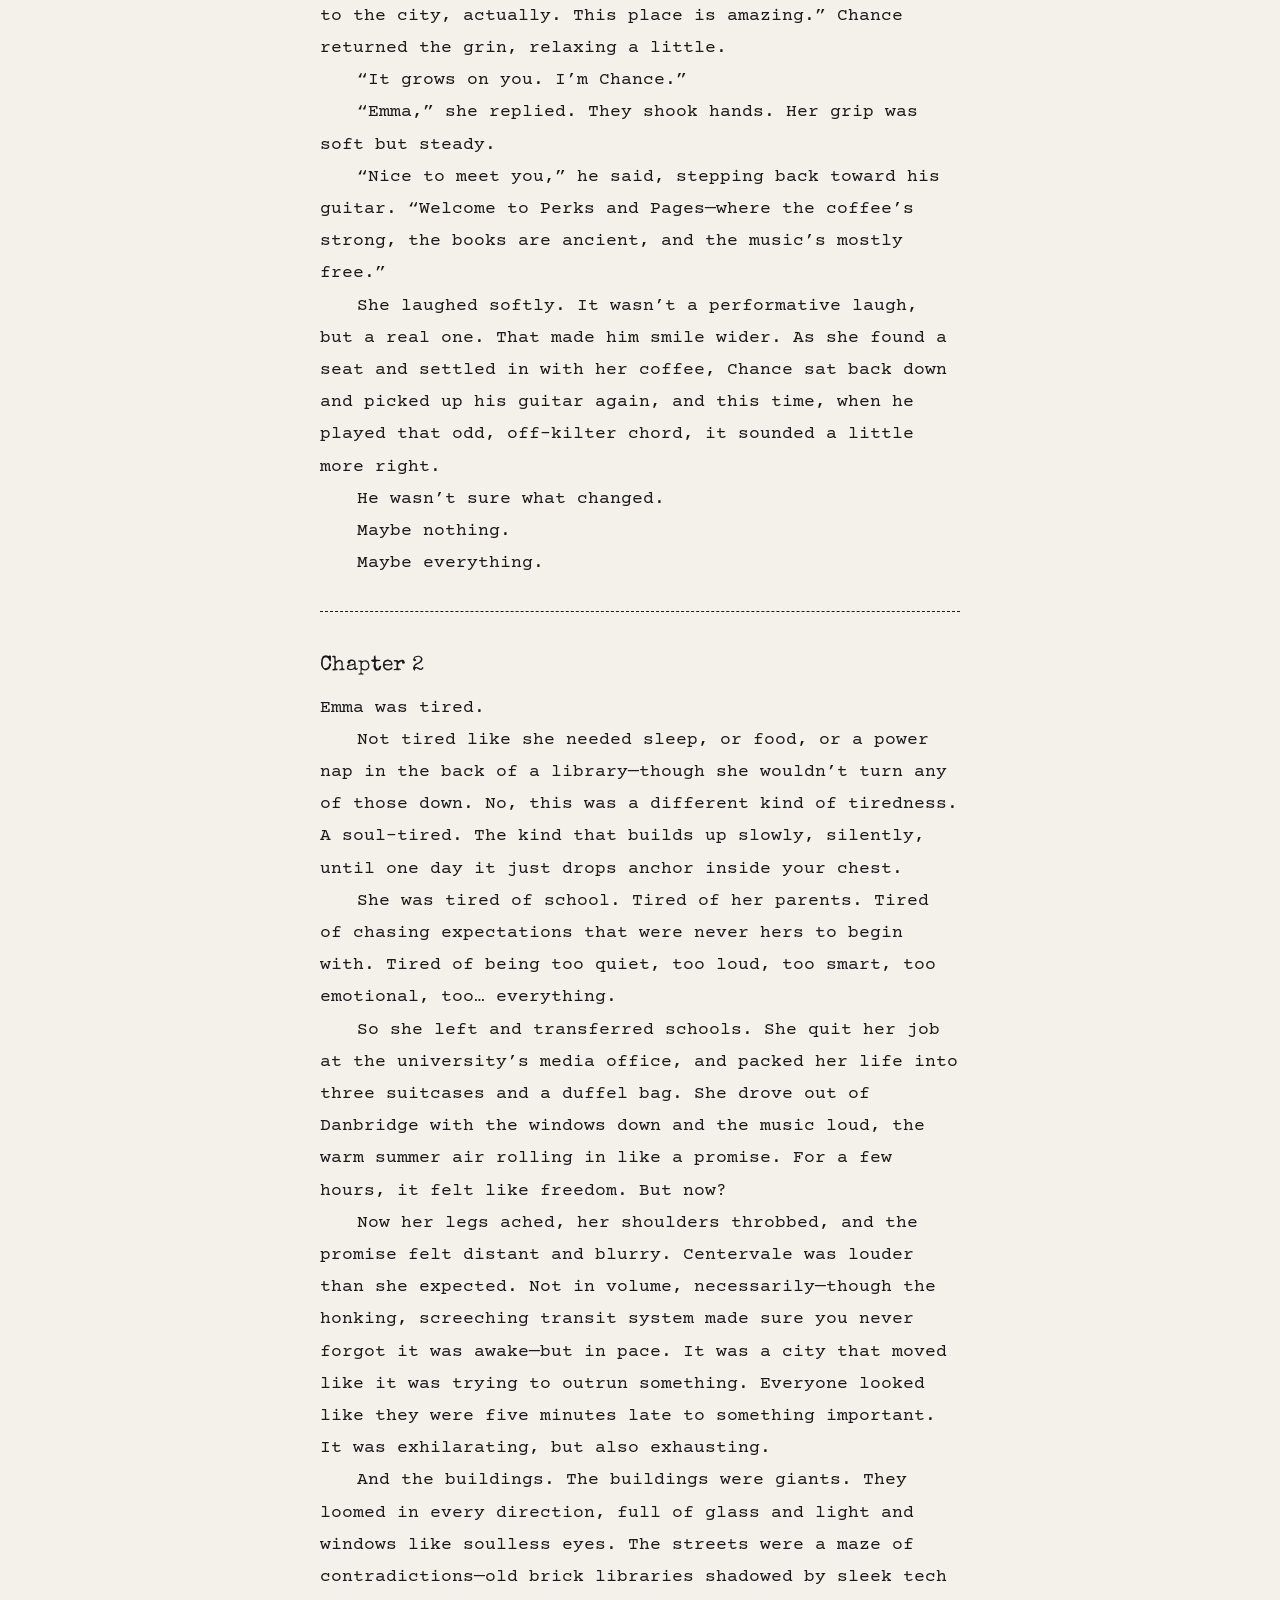
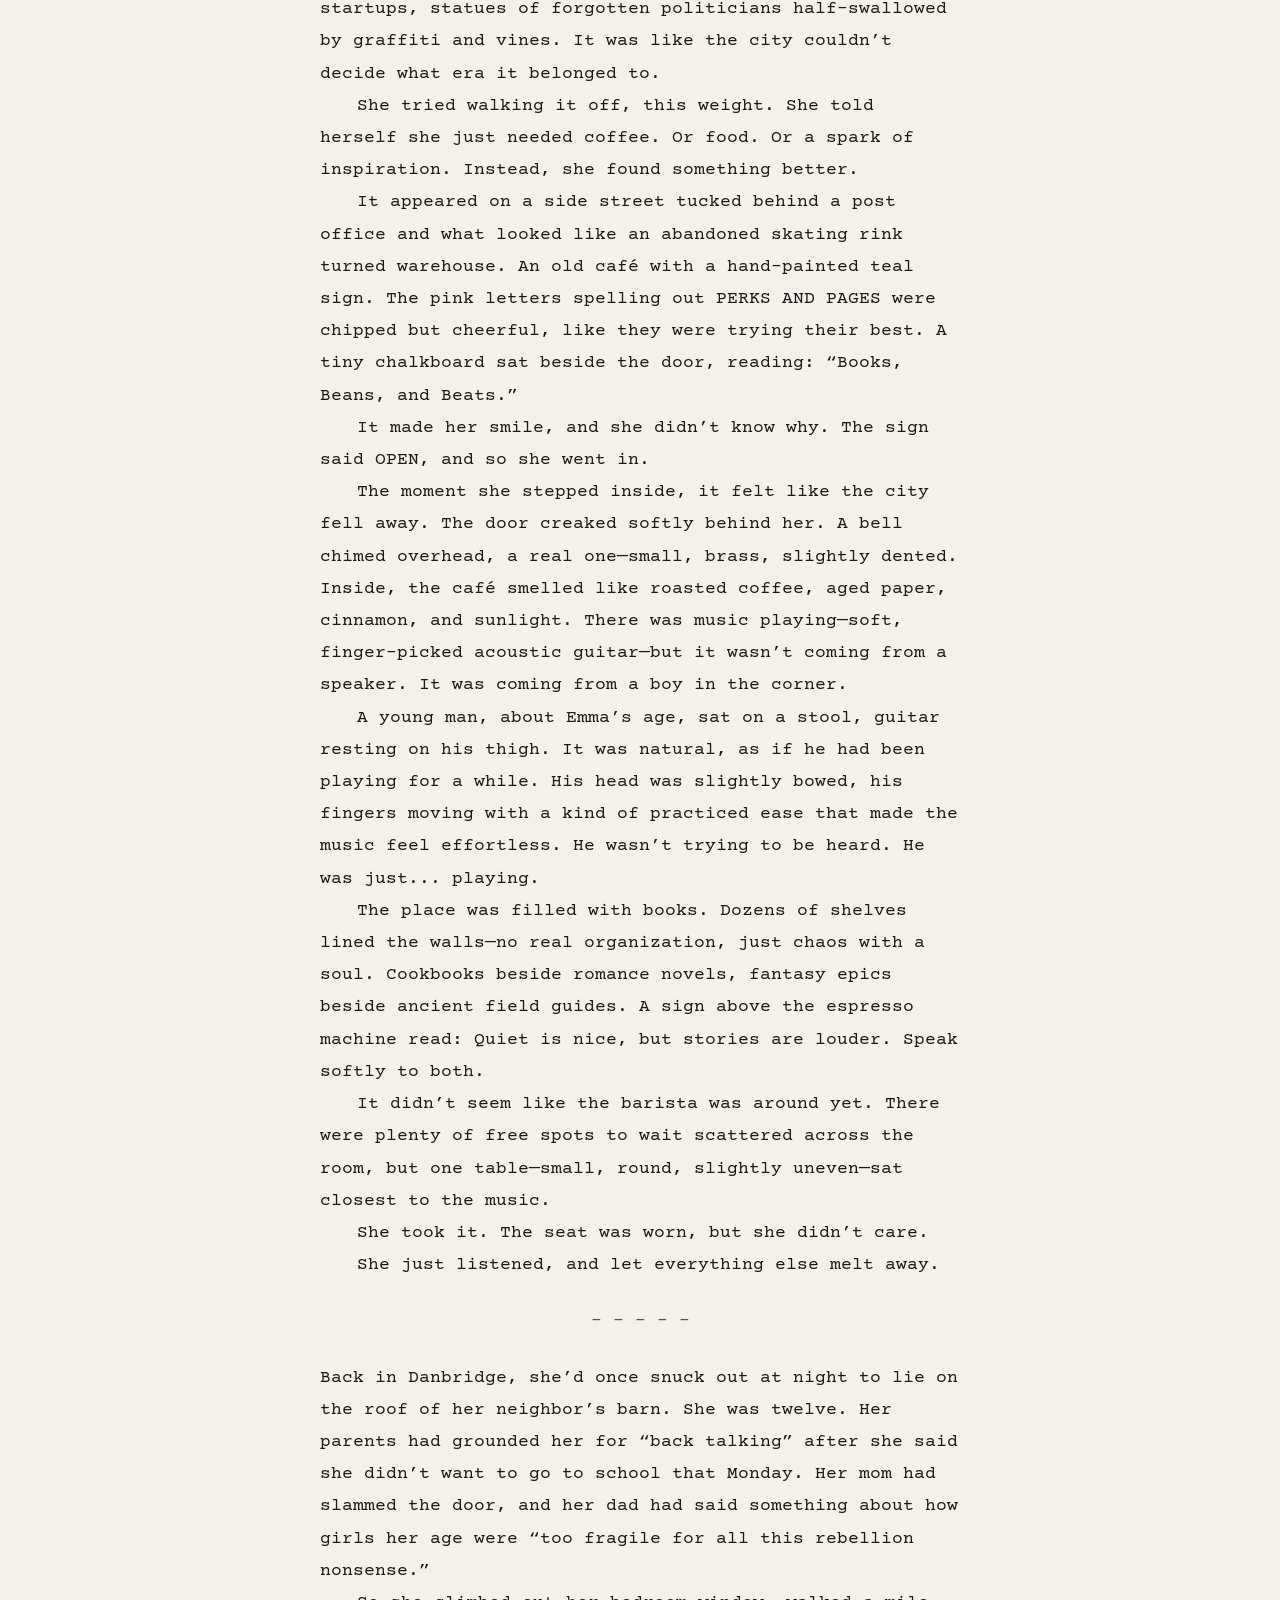
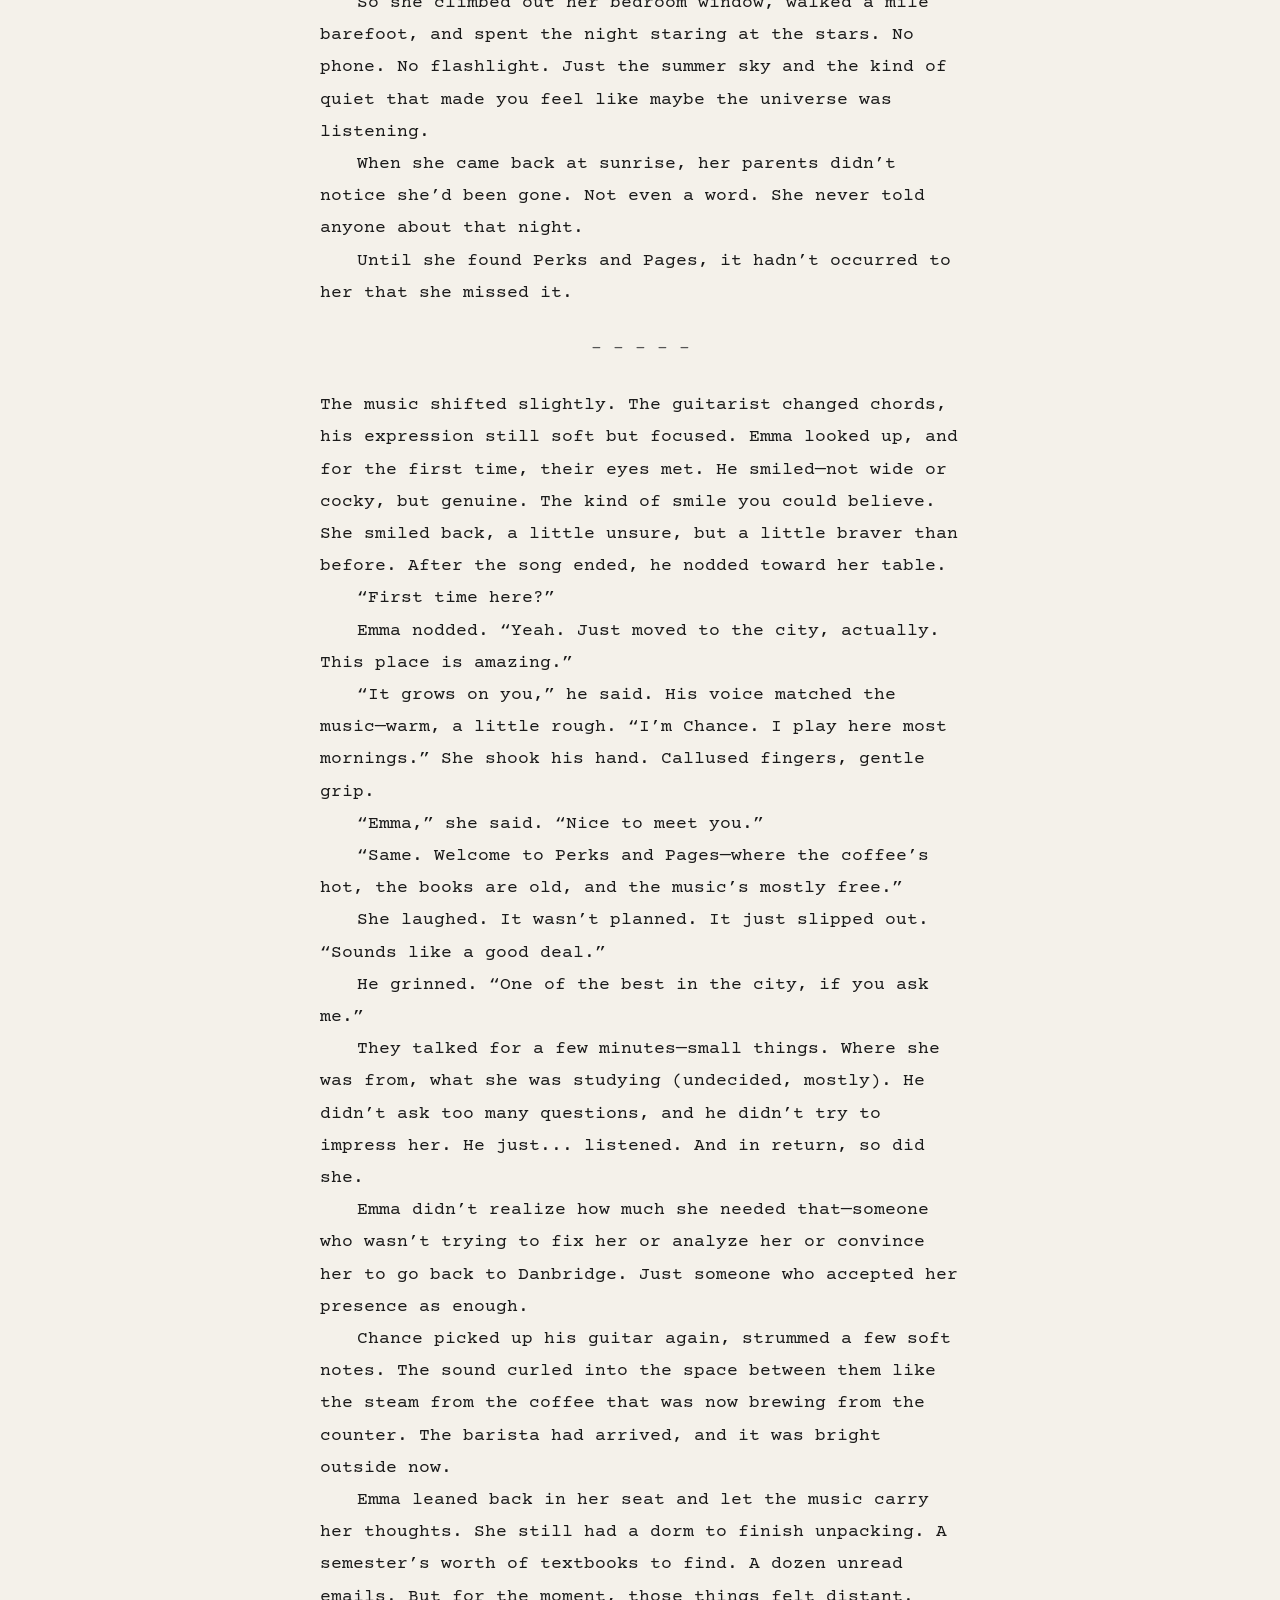
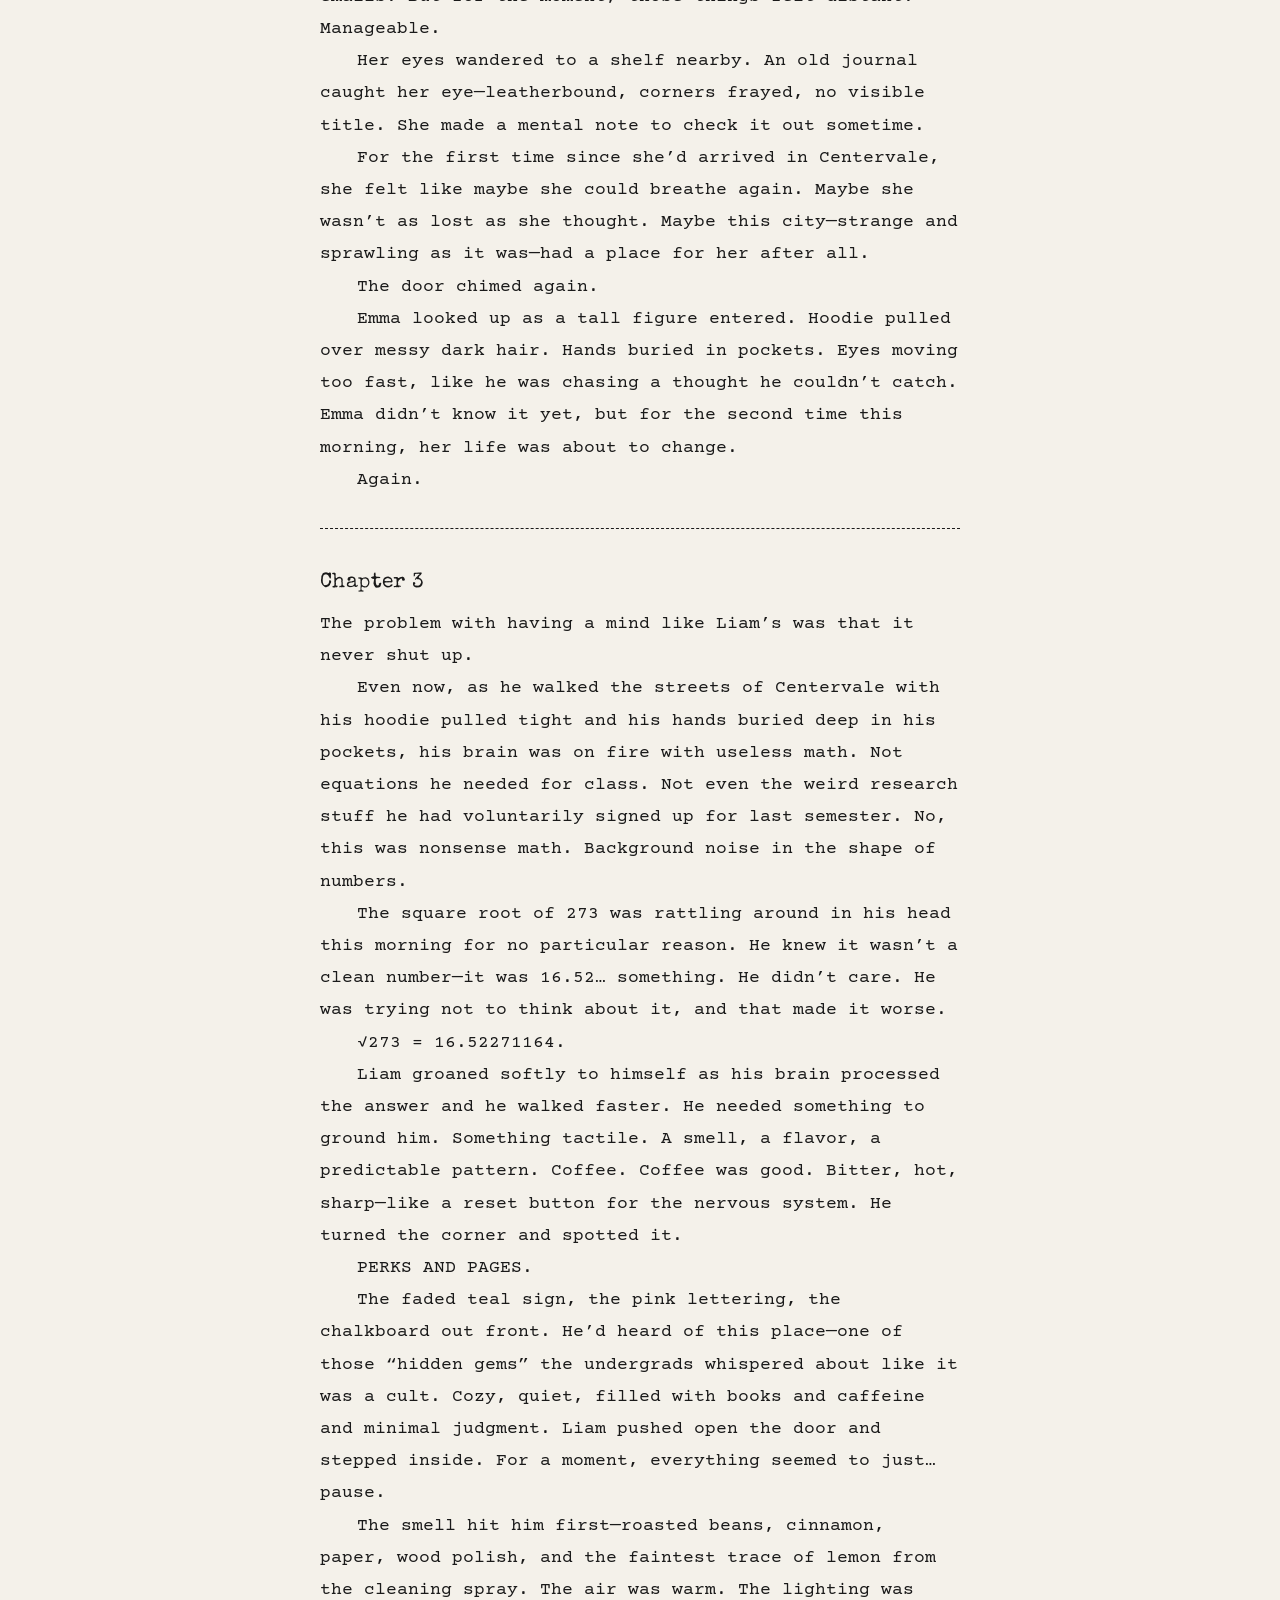
<file: vault/nexus.html>
<!DOCTYPE html>
<html lang="en">
<head>
  <meta charset="UTF-8" />
  <meta name="viewport" content="width=device-width, initial-scale=1" />
  <meta name="color-scheme" content="light only" />
  <meta name="robots" content="noindex, nofollow" />
  <title>Nexus · THE VAULT</title>
  <link rel="icon" href="../icon.png" type="image/png" />
  <link rel="preconnect" href="https://fonts.googleapis.com" />
  <link rel="preconnect" href="https://fonts.gstatic.com" crossorigin />
  <link href="https://fonts.googleapis.com/css2?family=Courier+Prime:ital,wght@0,400;0,700;1,400&family=Special+Elite&display=swap" rel="stylesheet" />
  <link rel="stylesheet" href="vault.css" />
</head>
<body>
  <main>
    <article class="prose">
      <h1>Nexus</h1>
      <p class="sub">rough draft</p>

      <nav class="toc" aria-label="Chapters">
        <ol>
          <li><a href="#prelude">Prelude</a></li>
          <li><a href="#prologue">Prologue</a></li>
          <li><a href="#chapter-1">Chapter 1</a></li>
          <li><a href="#chapter-2">Chapter 2</a></li>
          <li><a href="#chapter-3">Chapter 3</a></li>
          <li><a href="#chapter-4">Chapter 4</a></li>
        </ol>
      </nav>

      <hr />

      <h2 id="prelude">Prelude</h2>
      <p>Darkness. Silence. Then, a pulse. Azrakan's mind stirred before his body. Awareness came in fragmented waves—scattered memories, blurred images of Dravonarh’s great halls, the whispered secrets of scholars, the rhythmic hum of magic woven through the air. Then, pain. The assassination. The cold grasp of time and magic sealing him away as a last resort. A prisoner to eternity. Azrakan had failed.</p>
      <p>And now, a pulse. A feeling, distant but growing—thrum, thrum, thrum. Not his heartbeat. Something older, deeper, vibrating through the very fabric of reality. The Rhythms. They were broken. His eyes snapped open. Light burned against his vision, forcing him to shut them again. His body ached, stiff and alien, as if he had been reshaped in his sleep. He inhaled sharply—his first breath in centuries—and tasted dust, ozone, and something metallic, something wrong.</p>
      <p>Slowly and deliberately, Azrakan moved. His fingers twitching, he curled his hands into fists. He was lying on a stone platform, surrounded by runes he did not recognize, glowing faintly in an unnatural blue. He sat up, muscles protesting the movement, and surveyed his surroundings.</p>
      <p>He was not in Dravonarh. The architecture was strange—too clean, too metallic, streaked with cables that pulsed with energy. A fusion of magic and technology. He reached out, placing his palm against the stone beneath him. Instantly, the Rhythms whispered to him, their once-perfect song now warped and dissonant. He flinched. The Rhythms had decayed faster than Azrakan had anticipated. A voice interrupted his thoughts.</p>
      <p>"Subject V-04 has regained consciousness. Initiating diagnostic scan." Azrakan turned his head sharply. A machine—sleek, humanoid, with a single glowing eye—stood at the edge of the platform, its mechanical limbs twitching in precise, measured movements. Its way of speaking was foreign, but somehow, Azrakan understood.</p>
      <p>"Where am I?" Azrakan's voice was hoarse, raw from centuries of silence.</p>
      <p>"Nexus Research Facility, Section 13-B. You have been in stasis for..." The machine paused, then continued. "Error. Temporal data corruption. Unable to determine exact duration."</p>
      <p>Stasis. So the magic had locked him away, buried him in a tomb of time. But why did he wake now? Why now, when the Rhythms were failing, when reality itself was fraying at the edges? Why here, in a strange new world? Azrakan slid off the platform, his legs trembling slightly before steadying.</p>
      <p>He clenched his jaw. He would not appear weak, not before whatever had awoken him. He would find true stability. He would learn what had happened to the Rhythms, to the world he once knew. And if the gods had abandoned this realm to ruin, then he would take their place.</p>
      <p>"My name is Azrakan Veyne." He turned to the machine, his golden eyes burning with renewed purpose. "Take me to whoever is in charge. Now."</p>

      <hr />

      <h2 id="prologue">Prologue</h2>
      <p>Centervale. A bustling city that, on a normal day, is filled with one thing: noise. The sound of cars rushing around in town, as well as those just passing through. The chatter of older children at school, and the laughter of younger children at home. The cry of a newborn baby at a nearby hospital. The hum of machinery at an enterprise science laboratory next door. The groan of creaking sheets of metal in a dilapidated warehouse. But through an old, beige bedroom door of a cramped, one-bedroom apartment, very little noise could be heard. This was due to the fact that this apartment was surrounded by other apartments. On one side was a small hallway that led to a modest kitchen with a tiny window overlooking a dark elevator shaft. On all other sides of the small bedroom were fancy, luxury apartments with spacious hallways, expansive kitchens, large windows, and generous bedrooms. Despite the thin walls of the small bedroom, no outside noise got through. This was thanks to the high-tech exterior walls of the luxury apartments, designed to block out exterior noise. Once the residents of these luxurious apartments departed for the day, the building fell into a state of eerie silence. You might wonder why anyone would choose to live in an apartment like this—cramped and with thin walls. The answer lies in cost. The space was originally a hollow area left behind after construction. Then the complex owner's third cousin, a high school dropout with dreams of becoming a professional musician, requested to inhabit this unused space for free. His cousin granted permission, and so he transformed the space into a livable area. He only had to pay for a mailbox, and try not to die scaling the elevator shaft to enter his home. Chance, as we call him, is a handsome young man, but in a simple sort of way. But despite his upbeat, charismatic personality, Chance harbors unhappiness, and the young adult sustains himself with the spare change he earns from playing guitar at a local coffee shop lounge called Perks and Pages. Perks and Pages is located in the heart of the city, on the end of Main Street next to the area postal service warehouse, so you can imagine Chance’s reaction when he walked into the café for the first time, and everything was quiet. Not silent, mind you, it’s hard to achieve the same low-level volume of Chance’s home when there is a busy street outside the main door and a neighboring machine-ridden warehouse. The low buzz of the HVAC unit in the ceiling is enough to create a white noise that blocks most other things out. The second Chance walked in for the first time, he was hit hard by the strong aroma of espresso and fresh-baked goods. As he moved past the serving counter into the seating areas though, slowly the smell of books started to take over. Two of the three walls were made up of giant bookcases, spanning the entire wall. Both new and old books resided there. In the far corner, there was a blank space. After a quick talk with Martha, the owner of the café, it was decided that Chance would play there in that corner every morning on a stool from seven to ten. Yet there was another, more enigmatic part of Centervale that loomed large in the city's collective memory—Nanbrig Drive. Nobody quite knows when or why it was named, just that it is called Nanbrig Drive. Nanbrig Drive had been central to Centervale since before Centervale even existed. Apart from being central to Centervale in the figurative sense, it also cuts through the very heart of the city. When settlers first laid out the city, they tried to move the old stone street. To their surprise, the road seemed to be immovable, and still is to this day. Yes, the old stones crack and break. They shift with the ground until they grind to gravel. They can be scuffed and marked. And only God knows how much Nanbrig Drive has been worn over the years (and it has). But despite human beings’ best attempts, they could never seem to physically move the stones. So, being the lazy creatures they were, they just built around it. Now it winds between buildings, under bridges, over bridges. It crawls over fields, rooftops, and even an ice-skating rink. Somehow, for some reason, sound likes to travel up that road. For the first foot before you touch the old stepping stones, there is a vortex where the sound has been sucked up the road. Any sound within two basketball courts of the edges of the vortex will be distorted, and the Doppler effect will have no meaning. A diesel truck could be about to run you over, and sound like it's a small child crying three and four-tenths of a block over. It is said that all of this sound moves upward to the beginning of the road, although no one has tried to go look. It is said that if you reach it, you could hear everything happening along the entire length of Nanbrig Drive. Nexus Laboratories is located along this drive as well. The combination of Nanbrig Drive’s mystical properties and Nexus Labs’ location makes the street a very good tourist attraction.</p>

      <hr />

      <h2 id="chapter-1">Chapter 1</h2>
      <p>The morning sun cast its golden hues over Centervale, painting the city in a warm glow. Chance stepped out of his cramped apartment, his guitar case slung over his shoulder, its weight a familiar companion. The faded strap dug slightly into his shoulder, but he didn’t mind. It was part of the routine, and the routine meant peace. Today, like any other day, he would make his way to Perks and Pages to earn some spare change through his music.</p>
      <p>He walked past rust-stained bus stops and flickering neon signs, the hum of the city not quite awake but already restless. A delivery truck rumbled by, shaking a few loose bolts in a nearby traffic light. Above it all, Centervale towered like a half-built dream—gleaming glass offices patched in between ancient stone buildings, ivy creeping up wherever modernity lost focus.</p>
      <p>Chance’s pace slowed as he passed Nexus Laboratories—a towering monolith of clean lines and quiet menace. Its sleek, impossibly smooth exterior shimmered in the morning haze, tinted windows catching the light like secrets. Nexus sat at the edge of the city like it didn’t want to be part of it, and Centervale seemed content to build around it like a city learning to avoid a scar.</p>
      <p>Chance couldn’t help but stare. He always did. Ever since he was a kid, Nexus had lived in his head like a fantasy. A palace of innovation, mystery, and answers. He remembered lying on his roof with a cheap telescope, dreaming of working there someday—running tests on impossible substances, decoding harmonic fields, whispering secrets to the stars.</p>
      <p>But life didn’t ask if you wanted to chase dreams. It asked how many jobs you could juggle and how long you could go without losing your apartment.</p>
      <p>Now he played guitar at a coffee shop three blocks from a science lab that had once felt like destiny. He shook the thought off, but not fast enough.</p>
      <p>A woman exited the lab just ahead of him, white coat flapping lightly in the breeze. She was tall, probably in her thirties, with sharp features softened by a curious smile. She noticed him watching and approached without hesitation.</p>
      <p>“Good morning,” she said, her voice warm and easy. “I don’t believe we’ve met before. Are you new to the area?”</p>
      <p>Chance blinked. Her tone wasn’t suspicious—just open. He hesitated, then smiled back, a little sheepish. “Oh, uh, no. I’ve been around. Just passing by, really. I’ve always been curious about this place.”</p>
      <p>The woman extended a hand. “Dr. Olivia Reynolds. I work here at Nexus Laboratories.”</p>
      <p>He shook it. Firm grip. Polished nails. She had that calm-scientist energy he’d always imagined you needed to survive inside Nexus.</p>
      <p>“Chance. Nice to meet you, Dr. Reynolds. I’ve actually wanted to work here since I was a kid.”</p>
      <p>She laughed softly. “You’re not the first. It has that effect on people. The lights, the mystery… the math.”</p>
      <p>He chuckled. “Yeah. The math was the best part.”</p>
      <p>“Well,” she said, her eyes sparkling with something unreadable, “you never know what the future holds, Chance. Perhaps one day you’ll find yourself inside these walls, unraveling the mysteries of the universe.”</p>
      <p>He nodded, trying not to read too much into it, and with a final polite smile, she turned and disappeared back inside, swallowed by security doors and the hum of sterile lights. He stood there for a second longer. His hands itched to write something down—a chord, a phrase, something about being seen by someone like her. But the moment passed. He shifted his grip on the guitar case and continued toward the café.</p>
      <p>Perks and Pages sat like an afterthought between a post office and a half-condemned warehouse. Its faded teal sign buzzed softly in the morning sun, the pink lettering cracked with age. A line of crooked potted plants guarded the entryway like sleepy sentries. He pushed the door open, the little bell above it chiming off-key.</p>
      <p>Inside, the smell of espresso, baked goods, and old paper hit him like a warm blanket. The lights were low and golden, filtered through stained glass window panels someone had probably installed just for fun. Bookshelves lined the walls—tall and mismatched, sagging under the weight of too many stories.</p>
      <p>This was home.</p>
      <p>He moved past the counter and nodded at the barista prepping pastries. No sign of Martha yet, but that wasn’t unusual. She was predictable—always arriving at 6:52, just in time to unlock the register and check the inventory. Chance was the only one who ever arrived earlier. He slid into the corner, unzipping his case and pulling out the guitar.</p>
      <p>The strings were old but comfortable beneath his fingers. They had a rasp to them—a whisper instead of a shout. He tuned by ear, adjusted the pegs with practiced movements, and began to play.</p>
      <p>The music was low and slow—an echo of something he hadn’t written yet. A chord progression that always felt like it was reaching for something just out of frame. He closed his eyes and played another chord, but something felt… off. Not badly tuned. Just slightly out of place. Like the music wanted to go somewhere different today.</p>
      <p>He shrugged it off and kept going until the bell above the door rang. He glanced at the clock on the wall. 6:45 a.m. That was weird.</p>
      <p>No one ever showed up before seven. Especially not with Centervale’s laws about nighttime street activity. The sidewalks were technically in a legal loophole—off-limits to police patrols until full dawn. Criminals ruled them in the hours between sunset and sunlight. The smart people stayed indoors until the sky was blue.</p>
      <p>Chance, of course, had stopped being smart about the city years ago. He liked the quiet. Maybe Martha was early? But that didn’t make any sense. He set the guitar down gently and stood up, curiosity tugging at his legs. As he approached the counter, the door swung shut with another soft chime.</p>
      <p>A young woman stood there, framed by golden light and dust motes. She looked about his age, dressed casually with a heavy-looking bag slung over one shoulder. Her face was flushed from the morning cold, and her posture said “exhausted,” but there was something bright in her eyes—like she was taking the city in one breath at a time.</p>
      <p>She scanned the room, then made her way to the counter, her footsteps light against the worn wooden floor. She noted the empty counter, then turned to look for a place to sit. Chance blinked. He hadn’t expected anyone new this early, let alone someone who looked like they belonged in a song. He caught her eye. She smiled, just barely.</p>
      <p>“Hey,” he said, nodding toward her. “First time here?”</p>
      <p>She offered a tired smile in return. “Yeah. Just moved to the city, actually. This place is amazing.” Chance returned the grin, relaxing a little.</p>
      <p>“It grows on you. I’m Chance.”</p>
      <p>“Emma,” she replied. They shook hands. Her grip was soft but steady.</p>
      <p>“Nice to meet you,” he said, stepping back toward his guitar. “Welcome to Perks and Pages—where the coffee’s strong, the books are ancient, and the music’s mostly free.”</p>
      <p>She laughed softly. It wasn’t a performative laugh, but a real one. That made him smile wider. As she found a seat and settled in with her coffee, Chance sat back down and picked up his guitar again, and this time, when he played that odd, off-kilter chord, it sounded a little more right.</p>
      <p>He wasn’t sure what changed.</p>
      <p>Maybe nothing.</p>
      <p>Maybe everything.</p>

      <hr />

      <h2 id="chapter-2">Chapter 2</h2>
      <p>Emma was tired.</p>
      <p>Not tired like she needed sleep, or food, or a power nap in the back of a library—though she wouldn’t turn any of those down. No, this was a different kind of tiredness. A soul-tired. The kind that builds up slowly, silently, until one day it just drops anchor inside your chest.</p>
      <p>She was tired of school. Tired of her parents. Tired of chasing expectations that were never hers to begin with. Tired of being too quiet, too loud, too smart, too emotional, too… everything.</p>
      <p>So she left and transferred schools. She quit her job at the university’s media office, and packed her life into three suitcases and a duffel bag. She drove out of Danbridge with the windows down and the music loud, the warm summer air rolling in like a promise. For a few hours, it felt like freedom. But now?</p>
      <p>Now her legs ached, her shoulders throbbed, and the promise felt distant and blurry. Centervale was louder than she expected. Not in volume, necessarily—though the honking, screeching transit system made sure you never forgot it was awake—but in pace. It was a city that moved like it was trying to outrun something. Everyone looked like they were five minutes late to something important. It was exhilarating, but also exhausting.</p>
      <p>And the buildings. The buildings were giants. They loomed in every direction, full of glass and light and windows like soulless eyes. The streets were a maze of contradictions—old brick libraries shadowed by sleek tech startups, statues of forgotten politicians half-swallowed by graffiti and vines. It was like the city couldn’t decide what era it belonged to.</p>
      <p>She tried walking it off, this weight. She told herself she just needed coffee. Or food. Or a spark of inspiration. Instead, she found something better.</p>
      <p>It appeared on a side street tucked behind a post office and what looked like an abandoned skating rink turned warehouse. An old café with a hand-painted teal sign. The pink letters spelling out PERKS AND PAGES were chipped but cheerful, like they were trying their best. A tiny chalkboard sat beside the door, reading: “Books, Beans, and Beats.”</p>
      <p>It made her smile, and she didn’t know why. The sign said OPEN, and so she went in.</p>
      <p>The moment she stepped inside, it felt like the city fell away. The door creaked softly behind her. A bell chimed overhead, a real one—small, brass, slightly dented. Inside, the café smelled like roasted coffee, aged paper, cinnamon, and sunlight. There was music playing—soft, finger-picked acoustic guitar—but it wasn’t coming from a speaker. It was coming from a boy in the corner.</p>
      <p>A young man, about Emma’s age, sat on a stool, guitar resting on his thigh. It was natural, as if he had been playing for a while. His head was slightly bowed, his fingers moving with a kind of practiced ease that made the music feel effortless. He wasn’t trying to be heard. He was just... playing.</p>
      <p>The place was filled with books. Dozens of shelves lined the walls—no real organization, just chaos with a soul. Cookbooks beside romance novels, fantasy epics beside ancient field guides. A sign above the espresso machine read: Quiet is nice, but stories are louder. Speak softly to both.</p>
      <p>It didn’t seem like the barista was around yet. There were plenty of free spots to wait scattered across the room, but one table—small, round, slightly uneven—sat closest to the music.</p>
      <p>She took it. The seat was worn, but she didn’t care.</p>
      <p>She just listened, and let everything else melt away.</p>
      <p class="break">- - - - -</p>
      <p>Back in Danbridge, she’d once snuck out at night to lie on the roof of her neighbor’s barn. She was twelve. Her parents had grounded her for “back talking” after she said she didn’t want to go to school that Monday. Her mom had slammed the door, and her dad had said something about how girls her age were “too fragile for all this rebellion nonsense.”</p>
      <p>So she climbed out her bedroom window, walked a mile barefoot, and spent the night staring at the stars. No phone. No flashlight. Just the summer sky and the kind of quiet that made you feel like maybe the universe was listening.</p>
      <p>When she came back at sunrise, her parents didn’t notice she’d been gone. Not even a word. She never told anyone about that night.</p>
      <p>Until she found Perks and Pages, it hadn’t occurred to her that she missed it.</p>
      <p class="break">- - - - -</p>
      <p>The music shifted slightly. The guitarist changed chords, his expression still soft but focused. Emma looked up, and for the first time, their eyes met. He smiled—not wide or cocky, but genuine. The kind of smile you could believe. She smiled back, a little unsure, but a little braver than before. After the song ended, he nodded toward her table.</p>
      <p>“First time here?”</p>
      <p>Emma nodded. “Yeah. Just moved to the city, actually. This place is amazing.”</p>
      <p>“It grows on you,” he said. His voice matched the music—warm, a little rough. “I’m Chance. I play here most mornings.” She shook his hand. Callused fingers, gentle grip.</p>
      <p>“Emma,” she said. “Nice to meet you.”</p>
      <p>“Same. Welcome to Perks and Pages—where the coffee’s hot, the books are old, and the music’s mostly free.”</p>
      <p>She laughed. It wasn’t planned. It just slipped out. “Sounds like a good deal.”</p>
      <p>He grinned. “One of the best in the city, if you ask me.”</p>
      <p>They talked for a few minutes—small things. Where she was from, what she was studying (undecided, mostly). He didn’t ask too many questions, and he didn’t try to impress her. He just... listened. And in return, so did she.</p>
      <p>Emma didn’t realize how much she needed that—someone who wasn’t trying to fix her or analyze her or convince her to go back to Danbridge. Just someone who accepted her presence as enough.</p>
      <p>Chance picked up his guitar again, strummed a few soft notes. The sound curled into the space between them like the steam from the coffee that was now brewing from the counter. The barista had arrived, and it was bright outside now.</p>
      <p>Emma leaned back in her seat and let the music carry her thoughts. She still had a dorm to finish unpacking. A semester’s worth of textbooks to find. A dozen unread emails. But for the moment, those things felt distant. Manageable.</p>
      <p>Her eyes wandered to a shelf nearby. An old journal caught her eye—leatherbound, corners frayed, no visible title. She made a mental note to check it out sometime.</p>
      <p>For the first time since she’d arrived in Centervale, she felt like maybe she could breathe again. Maybe she wasn’t as lost as she thought. Maybe this city—strange and sprawling as it was—had a place for her after all.</p>
      <p>The door chimed again.</p>
      <p>Emma looked up as a tall figure entered. Hoodie pulled over messy dark hair. Hands buried in pockets. Eyes moving too fast, like he was chasing a thought he couldn’t catch. Emma didn’t know it yet, but for the second time this morning, her life was about to change.</p>
      <p>Again.</p>

      <hr />

      <h2 id="chapter-3">Chapter 3</h2>
      <p>The problem with having a mind like Liam’s was that it never shut up.</p>
      <p>Even now, as he walked the streets of Centervale with his hoodie pulled tight and his hands buried deep in his pockets, his brain was on fire with useless math. Not equations he needed for class. Not even the weird research stuff he had voluntarily signed up for last semester. No, this was nonsense math. Background noise in the shape of numbers.</p>
      <p>The square root of 273 was rattling around in his head this morning for no particular reason. He knew it wasn’t a clean number—it was 16.52… something. He didn’t care. He was trying not to think about it, and that made it worse.</p>
      <p>√273 = 16.52271164.</p>
      <p>Liam groaned softly to himself as his brain processed the answer and he walked faster. He needed something to ground him. Something tactile. A smell, a flavor, a predictable pattern. Coffee. Coffee was good. Bitter, hot, sharp—like a reset button for the nervous system. He turned the corner and spotted it.</p>
      <p>PERKS AND PAGES.</p>
      <p>The faded teal sign, the pink lettering, the chalkboard out front. He’d heard of this place—one of those “hidden gems” the undergrads whispered about like it was a cult. Cozy, quiet, filled with books and caffeine and minimal judgment. Liam pushed open the door and stepped inside. For a moment, everything seemed to just… pause.</p>
      <p>The smell hit him first—roasted beans, cinnamon, paper, wood polish, and the faintest trace of lemon from the cleaning spray. The air was warm. The lighting was golden, like it had been filtered through a social media post. Dust swirled lazily in beams of light.</p>
      <p>The noise in his head lowered its volume by a notch. He closed his eyes, just for a second. Counted to four. Inhaled. Exhaled. Inhale. Exhale.</p>
      <p>When he opened them again, he spotted the guitar guy. Corner table. Stool. Fingers gliding effortlessly over the strings of a beat-up acoustic. The music wasn’t flashy—just textured and soft, like a thought he hadn’t thought yet. There was a girl sitting nearby. Not just listening, but… being there. Like the music had pulled her into some kind of stillness. He liked that. He needed that.</p>
      <p>Coffee first.</p>
      <p>He approached the counter, tapping his fingers anxiously against his leg. The barista had just arrived—middle-aged, tired eyes, an apron with a small patch that read:</p>
      <p>“A GREAT SUN RISES, SCORCHING THE LAND!”</p>
      <p>Some sort of religious saying he assumed. Of the five major religions in Centervale, only one preached of entropy and rebirth. He figured this apron represented this religion, but it could be interpreted either way.</p>
      <p>The barista, Martha if her name tag was correct, was still adjusting the register but looked up at him with a knowing smile.</p>
      <p>“Coffee. Black. Large. Please.”</p>
      <p>She raised a brow. “You look like you’ve had a problem you’ve been mulling over for two hours.”</p>
      <p>Liam blinked. “Uh. Yeah. Something like that.”</p>
      <p>She slid the cup toward him. “I don’t know what you’re running from, but I hope it gets tired before you do.”</p>
      <p>He smiled—awkward and quick—and took the cup. The warmth in his hands was immediate. Real. The first tactile thing he’d experienced since waking up with a notebook on his face and a computer document open to a half-written theory titled <em>On Harmonic Entanglement in Rotational Field Collapse</em> and a scanner that had pinged positive. He hadn’t slept. He’d just… stopped thinking for a bit. That was the best he could manage some nights.</p>
      <p>He turned, scanned the room again. The musician was still playing, now speaking softly to the girl beside him. She had a tired, curious look. New, maybe. Transplant energy. Liam hesitated. He could sit alone. He should sit alone. People were… a lot. But his brain was still buzzing, and that guy—well, he looked like the kind of person who didn’t ask you to talk, just gave you space to exist.</p>
      <p>Liam took the risk. He approached the table and cleared his throat.</p>
      <p>“Uh. Hi. I—uh, do you guys believe in entropy?”</p>
      <p>The guitarist paused mid-strum, eyebrows lifting. “Well, that’s a hell of an opener.”</p>
      <p>The girl tilted her head slightly. “Entropy?”</p>
      <p>Liam nodded too fast. “Yeah. You know, the inevitable heat death of the universe, everything moving toward chaos and disorder. It’s like… a cosmic shrug, really. I was just thinking about it because my coffee always cools faster than the average curve suggests, and I think that’s metaphorically messed up.” There was a pause.</p>
      <p>The man grinned. “Dude. Breathe.”</p>
      <p>Liam shut his mouth. Right. Social interaction had rules. Rules like “don’t sound like a walking black hole of anxious facts”. The musician gestured to the chair across from him.</p>
      <p>“You seem interesting. Sit. Talk. Maybe start with a name first?”</p>
      <p>Liam hesitated. Then sat. “Liam. Uh. Nice to meet you.”</p>
      <p>“Emma,” the girl said, offering him a kind, cautious smile.</p>
      <p>The guitarist gave him a casual salute. “I’m Chance. Welcome to the table of quiet existential dread.”</p>
      <p>Liam chuckled. It came out half-croak, but it was real. “I’ve been trying to rebrand mine as constructive existentialism.”</p>
      <p>“That sounds expensive,” Chance said, picking up the guitar again.</p>
      <p>Emma smiled wider. “Is everyone in Centervale this weird?”</p>
      <p>“Yes,” they both said in unison, which made her laugh—and Liam feel like he’d done something right for once.</p>
      <p>Liam sipped his coffee. It burned his tongue. He spit it out. That was good. It gave him something physical to focus on while his brain began spinning again. He hadn’t told them why he was really out this morning. Not yet. Not that he expected them to care. But the truth was, he hadn’t just come out to reset his brain.</p>
      <p>Something had happened last night.</p>
      <p>He’d been monitoring background energy levels across the city—totally off-book, mostly just because he couldn’t sleep. He’d hacked into one of the old rooftop receivers left over from a prototype rhythm field experiment and started logging passive fluctuations. The scientists at the local laboratory theorized that these rhythms ran through and altered everything and everyone. Sorta like a new type of energy, or the Force from <em>Star Wars</em>.</p>
      <p>At 2:13 a.m., there was a spike.</p>
      <p>A perfect harmonic spike. Then silence.</p>
      <p>No repeat, no decay. Just a one-time blip in a field that, by all logic, should be dead. He’d tried to explain it to his advisor the next morning, but the man just blinked at him like Liam had offered to juggle quantum jellyfish. So he stopped talking.</p>
      <p>But the numbers hadn’t gone away. And this café? This street? It was on the edge of the spike radius.</p>
      <p>He didn’t believe in coincidence. Not anymore.</p>
      <p>“So,” Liam said, glancing between them suspiciously, “you guys live nearby?”</p>
      <p>Chance nodded. “I’ve got an apartment a few blocks away. Kind of a shoebox with a coffee addiction, but it works.”</p>
      <p>Emma shrugged. “I’m at Nanbrig. Just moved in.” At that, Liam relaxed.</p>
      <p>“Still trying to figure out which direction the campus faces.”</p>
      <p>Chance chuckled. “It doesn’t. Nanbrig is a circle. It loops you forever.”</p>
      <p>Emma blinked. “That explains a lot, actually.” Liam grinned into his cup. This felt… nice. Human. The mental noise hadn’t vanished, but it was quieter here. The guitar helped. The books helped. Their company helped.</p>
      <p>Maybe this place wasn’t just a haven. Maybe it was a signal. He’d need to check the rooftop data again.</p>
      <p>Later.</p>
      <p>For now, he was content to sit in the soft noise, sip his too-hot coffee, and let the city breathe around him. And maybe—just maybe—he’d come back tomorrow.</p>
      <p>Not for the coffee. Not even for the anomaly.</p>
      <p>For this.</p>
      <p>Friendship.</p>
      <p>The word hung in his mind, a warm, unexpected constant in his normally variable and chaotic world. He was used to the clean, cold logic of his lab, the hum of servers, the isolation of his own skull. This—this sudden, easy connection with two strangers—was a perturbation he hadn't modeled, and it was a welcome one.</p>
      <p>He was still turning the coffee cup in his hands, watching the miniature storm of black liquid settle. The minor burn on his tongue was a pleasant distraction from the deeper, anxious burn of his thoughts.</p>
      <p>Chance started playing again, a simple, looping melody that sounded like falling rain. "So, Liam," he said, not looking up from the fretboard, "if you're a believer in entropy, you must hate what I do. I'm literally turning mechanical energy into organized sound waves. Temporary order."</p>
      <p>Liam paused, considering the physics. "No, you're not fighting it," he corrected, leaning forward slightly. "You're accelerating it. The sound, the vibrations—they dissipate into the air, into the wood of the guitar, into our ears. You're just making the disorder more beautiful on its way out."</p>
      <p>Emma let out a small, quiet sound of surprise. "That's... kind of depressing, but poetic," she said, running a finger along the spine of a book lying on the table—a collection of short stories by a local Centervale author he vaguely recognized.</p>
      <p>"It's just the truth," Liam said, shrugging, suddenly aware of how intense he must sound. "Truth doesn't care about emotional resonance."</p>
      <p>"Maybe not, but people do," Chance countered, letting the last chord fade into the ambient buzz of the café. "And you, Liam, seem like someone who needs a little emotional resonance right now. You look like you're about to calculate the decay of a sugar packet. You’re tense."</p>
      <p>Liam actually looked down at the sugar caddy, which he'd been subconsciously arranging into a perfect 3x3 square. He quickly knocked the packets slightly askew. "Force of habit."</p>
      <p>Emma smiled gently. "So, you're a physics guy?"</p>
      <p>"Applied mathematics, technically. I'm doing some graduate work on field theory on the side," Liam explained, instantly regretting the jargon. It was his conversational fail-safe, the thing he defaulted to when nervous, which was always.</p>
      <p>"Field theory," Emma repeated, nodding slowly, like she understood it perfectly. She probably didn't, but her earnestness was disarming. "Like, force fields?"</p>
      <p>"In a way," Liam admitted. "The specific project I'm currently involved in is about localized energy frequencies. The theory is that all matter, all consciousness, everything, vibrates on a specific, non-physical frequency. A kind of, uh, city, even planet-wide, web."</p>
      <p>Chance put his guitar down entirely, his eyes now narrowed in thought. "Wait, I actually heard about that, it was a study that Nexus was working on. Didn’t the city try to bury it ten years ago for complications?"</p>
      <p>Liam felt a cold flicker of anxiety, a mathematical zero where his comfort had been. Chance wasn't supposed to know that. That information wasn't in any public database. The only reason Liam knew was because he hacked into Nexus Laboratories for free library access and stumbled across it in their database. "It's been... re-appropriated. They call it the 'Universal Energy Fluctuation Study' now. Much less dramatic."</p>
      <p>"Same weird science, though," Chance insisted, leaning back in his chair, his expression unreadable. "It's supposed to be related to the ‘Nexus Point’. Something about the theory related to sound, but the field generates anomalies, some of the reasons Nanbrig Drive is so weird."</p>
      <p>"Nexus Point?" Emma prompted, her curiosity now fully engaged.</p>
      <p>“The theoretical starting point of Nanbrig Drive. Nexus Labs was working on researching these energies to harness for whatever reason. Apparently, when their prototype receiver array was briefly powered up, the signal was amplified by an unknown variable. They had to shut it down when people started having shared dreams, auditory hallucinations, and a few minor—" Chance broke off, grinning. "—let's just say, <em>incidents</em>."</p>
      <p>Liam’s heart was hammering the erratic rhythm of his sleep-deprived brain. He took a huge gulp of the now slightly-less-scalding coffee. This was not the kind of casual conversation he'd expected. He hadn’t anticipated Chance to know so much. "I... I don't know about that. My work is strictly theoretical, just pattern recognition in passive data logs. The field is dead, has been for a decade."</p>
      <p>"Is it, though?" Chance's voice was soft, challenging. He picked up a teaspoon and tapped it lightly against the rim of his empty water glass, creating a delicate <em>ping</em>. "I bet you've been looking for a signal. Haven't you, Liam? That's why you're here. This coffee shop is on the grid, isn't it?"</p>
      <p>Liam didn't answer right away. He couldn't. His carefully constructed wall of scientific detachment was crumbling, exposed by a guitar player whose past was unknown. It was a bizarre, unexpected connection—a <em>nexus</em> of its own.</p>
      <p>"It's on the edge of the theoretical influence radius," Liam finally conceded, his voice low. He didn't mention the 2:13 a.m. spike. Not yet. He couldn't be sure if Chance was just messing with him, or if he genuinely knew something. "But the data is passive. Just background noise."</p>
      <p>"Passive noise, or a whisper?" Chance asked, his eyes gleaming with an unsettling intelligence that belied his laid-back demeanor. "There are things about this city, Nanbrig, Nexus and all, that have been forgotten. But sometimes, the city remembers." He paused, gesturing with the teaspoon toward the barista, Martha, whose apron quoted an apocalyptic religious text. "Why do you think the lady who owns this place has that script everywhere? That patch isn't a joke. It's a memory."</p>
      <p class="break">- - - - -</p>
      <p>Emma shifted uncomfortably, sensing the sudden intensity of the exchange. "Guys, maybe we should talk about literally anything else. Like, what classes are we all trying to avoid this semester?"</p>
      <p>Liam appreciated her attempt to de-escalate, but he was hooked. The intellectual itch, the need to confirm his anomaly, was overriding his social anxiety. He looked at Chance, hungry for knowledge.</p>
      <p>Chance raised an eyebrow, a slight smile playing on his lips. "The Order of the Scorch. Very obscure, very melodramatic. They believe that order is a lie, and that the only true path is the immediate, chaotic collapse and subsequent rebirth through fire. 'A Great Sun Rises, Scorching the Land,' is their mantra. It’s about tearing down systems to start over."</p>
      <p>Liam stared at the barista’s apron, the pink lettering on the faded teal, the bizarre juxtaposition of coffee and cosmic annihilation. It wasn't just a random saying. It was a cultural memory tied to a system collapse—the exact kind of event that would follow a massive, disruptive energy spike.</p>
      <p>"The original Nexus project," Liam said, almost to himself. "If it caused mass hallucinations... if it 'amplified' things... then the Scorch Order might not’ve been an organization <em>before</em> Nexus’ research. It was a <em>symptom</em> of it."</p>
      <p>Chance just watched him, the teaspoon resting on the table now. "An interesting hypothesis, physicist. The city's religious response to its own psychic feedback loop. Welcome to Centervale, where the madness is systemic."</p>
      <p>Emma looked genuinely uneasy now, her hand resting on Liam's arm in a light, grounding touch. "You guys are freaking me out. Are you saying that a lab experiment created a cult?"</p>
      <p>"I'm saying science and the development of history are linked," Liam corrected, feeling a rush of adrenaline. This was better than the numbers. This was a pattern in the real world, a real anomaly. His spike wasn't a dead end. It was the latest beat in an old pattern. It wasn’t a coincidence that a member of The Scorch Order was on the very edge of his radius.</p>
      <p>Liam felt the weight of the rooftop data settle heavily on his shoulders. He took a final, steadying sip of his coffee. It was lukewarm now, predictably following the laws of thermodynamics. But the world around it was not.</p>
      <p>"It means," Liam said, his gaze meeting Chance's, "that the field isn't dead. It just woke up. And I need to know why." He glanced at Emma, whose expression was a mix of confusion and fascination. "Do either of you... know anything about a sudden city event that happened last night? A big fight? A power outage? Anything that could have caused a massive energy transfer?"</p>
      <p>Chance shook his head. "I was up late, playing. Nothing. Just the usual Centervale quiet. Too quiet, sometimes."</p>
      <p>Emma bit her lip, thinking hard. "I was unpacking. I didn't see anything on the news this morning. But... I did hear something weird. Around two in the morning, maybe a little later. It sounded like... a car crash, but not really. More like a huge, wet <em>smack</em>. And then all the streetlights on my block flickered, just for a second. I thought it was just bad wiring."</p>
      <p>A car crash. A "wet smack." Streetlights flickering on the edge of the spike radius. Not a random event, but a localized kinetic impact that might have momentarily destabilized the residual field energy. Liam's brain, finally working on useful, external data, began to map the possibilities.</p>
      <p>"What street?" Liam asked, pulling out his phone, not to check the numbers, but to pull up a map.</p>
      <p>"Elm and 5th," Emma replied, pointing vaguely south. "Right near the old library."</p>
      <p>Liam cross-referenced the address in his head with the coordinates of the energy spike. It was a near-perfect match. The anomaly hadn't just appeared; it had been <em>struck</em>.</p>
      <p>He looked back at Chance and Emma, a manic, electrified energy now coursing through him, replacing the anxious buzz of useless math. He hadn't come here for friendship, but he had found something far more valuable: witnesses, history, and a co-conspirator.</p>
      <p>"Thank you," Liam said, the gratitude genuine, if slightly clinical. "I have to go."</p>
      <p>He stood up so fast his chair scraped loudly against the wooden floor, making several patrons look up. He didn't care.</p>
      <p>"Whoa, easy there, Speedy," Chance called after him, amused. "Where are you going?"</p>
      <p>Liam paused at the door, the bell above it jingling a warning. He looked back at the table—Chance, the cryptic musician, and Emma, the accidental witness. His new, strange anchor points.</p>
      <p>"To the library," Liam said, pulling his hoodie tighter. "To find out what kind of car crash leaves a perfect harmonic spike in a decade-old quantum field."</p>
      <p>He didn't wait for a reply. He plunged back out into the sun-drenched, breathing city. The noise in his head was back, but it wasn't the pointless rattle of the square root of 273. Now, it was an engine, accelerating, fueled by the terrifying, exhilarating certainty that the greatest variable in his life had just become the world outside his own mind. He was looking for a pattern, and he had just found a threat. He needed to check the rooftop data, yes, but first, he needed to see the scene of the crime.</p>
      <p>He needed to see what was hit. And what hit it.</p>
      <p>And whether or not it was coming back.</p>

      <hr />

      <h2 id="chapter-4">Chapter 4</h2>
      <p>Emma’s breath caught the moment her eyes opened.</p>
      <p>The silence was the culprit. Not a mere lack of sound, but an oppressive, thick stillness that made her feel utterly suspended, as if she’d woken up inside a forgotten snow globe, waiting for a vigorous shake that would restore the world’s motion and break the oppressive spell. It was a silence that didn't just absorb sound; it seemed to <em>exhale</em> the memory of noise, leaving a vacuum where the ordinary hum of existence should be.</p>
      <p>She blinked slowly at the ceiling, her heart hammering a frantic, erratic rhythm against the sudden, profound quiet of the morning. The dream—or whatever bizarre mental journey she had just taken—was already dissolving, the complex narrative structure and the vivid emotional context leaching away like watercolor in the rain. Yet, certain fragments clung stubbornly and painfully to her immediate awareness: the inexplicable, icy cool press of rough stone against her skin; the overwhelming, crushing presence of deep water, a boundless force that implied both infinite peace and terrifying oblivion; and a light, a singular, pale illumination, that had flickered in perfect, unnerving rhythm with her own labored breathing. Most persistent, however, was the <em>voice</em>. It wasn’t a conventional voice capable of speech or conveying linguistic meaning. It was a resonant, deep tone, low and aching, ancient and infinitely patient. It hadn’t spoken <em>to</em> her in any discernible human language, so much as it had simply <em>filled</em> her, occupying the space where her own thoughts usually resided. It felt impossibly old, a cosmic sigh, an acknowledgment of her existence by something impossibly vast and profoundly elemental.</p>
      <p>She sat up slowly, the movement stiff and awkward, rubbing her hands roughly over her face as if she could physically scrub the remnants of the strange, profound feeling away. Her dorm room—still a temporary, unformed space, half-packed from her recent, slightly chaotic arrival at the university—was a study in intentional, temporary blankness: institutional white walls that reflected the weak morning light, a hastily unmade bed, and a treacherous, leaning stack of unshelved books waiting patiently for a nonexistent organizational impulse. Morning light, pale, weak, and distinctly grudging, strained through the slats of the cheap metal blinds. She had only meant to rest her eyes for ten minutes, a quick break from unpacking, not plunge into that bizarre, deeply profound, and unnervingly affecting sleep. She was fully clothed in the previous day’s jeans and T-shirt, her thin blanket askew, and far too intensely alert for the minimal rest she had actually gotten. Her mind felt stretched thin, yet hyper-aware.</p>
      <p>The digital clock on her bedside table glowed a stark, unsettling 6:08 a.m.</p>
      <p>Plenty of time, she reasoned, forcing herself to focus on the practicalities of the day ahead. The small, local café she worked at, Perks and Pages, didn't truly start its daily frantic rush until Martha, the famously reliable early-morning regular, arrived at 6:52 on the dot, demanding her triple-shot espresso.</p>
      <p>Emma stood, wincing instinctively at the sharp stiffness in her legs and neck, the physical echo of the unusual tension she felt. Her half-unpacked backpack sat accusingly in the corner, a dark, heavy mass of responsibility. Her phone pulsed silently with fourteen notifications she had absolutely no interest in checking, a digital noise she was determined to ignore. Instead, she pulled on a heavy, comfortable denim jacket and slipped silently outside her room and into the quiet hallway.</p>
      <p>Centervale, the small city housing the university, was in its liminal phase, the delicate, transitional period between the deep quiet of night and the boisterous energy of day. The streets were still damp and cool from a night mist that refused to fully lift, clinging stubbornly to the lowest rooftops and the dark spaces under trees. Distant traffic provided a low, comforting, steady rumble, the city’s deep-breathing rhythm. A few students, encased in the self-contained bubble of their headphones, jogged past, their faces determinedly blank, focused only on their morning routines. Above, the massed clouds rolled across the high sky like silent, slow-motion waves across a vast, gray ocean.</p>
      <p>Emma walked without conscious thought, allowing her feet to trace a familiar, comforting route toward the café. The city, she realized suddenly, had a subtle, underlying pulse she’d never fully noticed before—a low, rhythmic thrumming sensation that seemed to emanate not from the traffic or the industry, but from the very foundations of the ground beneath her. Crosswalk signals clicked in perfect, frustratingly irritating synchronization, a mechanical chorus she’d always tuned out. A streetlamp on the corner buzzed softly, its electric vibration seeming to inexplicably match her walking pace. She tried to dismiss the sensation, telling herself it was just her mind filling the profound silence, a psychosomatic echo of the dream's intense rhythm.</p>
      <p>But the prickly, electric tension that now ran across her skin was undeniably real, not a psychological trick. It felt less like the uncomfortable sensation of simply being watched, and more intensely like the profound, unsettling feeling of being <em>awaited</em>, of moving toward a predetermined point in a hidden matrix.</p>
      <p>She reached the familiar, unassuming brick building of Perks and Pages just as the faint, internal glow of the overhead fluorescent lights flicked on, bathing the front window in a sickly-sweet yellow.</p>
      <p>6:51 a.m.</p>
      <p>Perfect timing.</p>
      <p>The interior of the café wrapped around her like a physical, tangible welcome—the rich, familiar, slightly burnt smell of fresh-brewed coffee mingling intoxicatingly with the earthy, comforting scent of old paper and dust. A heavy, involuntary sigh escaped her lips, and the tension she hadn’t realized she was holding in her shoulders eased perceptibly as she stepped across the threshold. Chance, a friend and fellow student who haunted the café, was already settled in his usual deep leather armchair in the corner, his worn acoustic guitar resting casually on his knee. He was absorbed in the meticulous process of tuning it, his focus possessing the detached intensity of a true artisan. The actual barista was absent from the counter, but the faint, hopeful hiss of a kettle indicated movement in the back prep area.</p>
      <p>Liam, another friend who seemed to subsist on pure caffeine and complex algorithms, was in his preferred spot by the front window, already comprehensively besieged by his work: a laptop open to a screen full of code, three spiral notebooks spread open like complicated battle plans, and a large, steaming cup of what had to be industrial-strength black coffee. His dark hair was messier than usual, sticking up at odd angles, and his eyes darted rapidly between his screens with an almost manic, slightly anxious energy.</p>
      <p>Emma slid into the hard wooden chair directly beside him. “Morning,” she murmured, keeping her voice low.</p>
      <p>Liam jolted violently, physically recoiling slightly in his seat, clearly startled out of a deep thought process. “Oh! Hey. Wow. Uh. Yeah—morning,” he stammered, looking genuinely flustered.</p>
      <p>Chance looked up from meticulously plucking a string, his brow furrowed, but his face softened instantly into a genuine, warm smile. “Hey, Emma. You good? You look like you just saw a ghost, or maybe wrestled a badger.”</p>
      <p>She hesitated for a long moment, rubbing the back of her neck where the stiffness had settled. “Yeah. Just… weird dreams. Intense ones. More like an experience than a dream, actually.”</p>
      <p>Liam snorted sharply, a brief, cynical sound that cut through the low café noise. “You too?”</p>
      <p>Emma blinked, sudden, intense interest replacing her morning weariness. “Wait—you had one? What kind?”</p>
      <p>“I mean, not exactly a <em>dream</em>—I don’t really do dreams, you know, too much data processing overnight,” Liam said, waving a hand dismissively. “But I was analyzing some rhythmic fluctuations from my overnight monitoring, and something definitely spiked. A massive, off-the-charts anomaly.”</p>
      <p>Chance stopped plucking a string mid-note, his eyebrow raised skeptically high. “Rhythmic fluctuations? You’re talking about music, Liam, or the heartbeat of the universe?”</p>
      <p>Liam nodded vigorously, suddenly eager for an audience to validate his technical confusion, and spun one of his notebooks—filled with dense graphs, complex equations, and incomprehensible notations—toward them both. “Last night, I was running passive monitoring—you know, my usual setup, scanning for leftover energy decay from the local Fork system, hoping to catch anything anomalous, anything that doesn’t fit the pattern.”</p>
      <p>Emma leaned closer, trying desperately to keep up with his jargon. “The Fork system?”</p>
      <p>Chance provided the necessary, simplifying explanation, his eyes still on his guitar. “Every city has a Fork—it's essentially a harmonic anchor. It’s what ties the local energy fields, the city's underlying pulse, into the bigger grid of the world. Keeps everything synchronized, supposedly.”</p>
      <p>“Exactly,” Liam confirmed, his enthusiasm reignited, tapping a complex-looking graph. “Anyway, last night at precisely 3:13 a.m.—I have the timestamp down to the microsecond—there was a perfect harmonic resonance spike, centered about a mile from here. That's practically impossible, by the way. Usually, you get noise, a gradual, noisy buildup, a slow, predictable decay. But this was instant—<em>boom</em>. A perfectly clean spike. It was like someone plucked a string that shouldn't even be part of the instrument anymore, a frequency that shouldn't exist in our known spectrum.”</p>
      <p>He paused dramatically, looking expectantly between them, his eyes wide and slightly unnerved.</p>
      <p>Neither offered immediate validation or comment, both absorbed by the technical weight of the data.</p>
      <p>Liam deflated slightly, misinterpreting their silence. “You guys don’t think that’s weird? Because it's literally breaking three different, established laws of local field mechanics. I checked.”</p>
      <p>Emma tilted her head, her stomach twisting into a familiar, nervous knot. “No, I mean… it <em>is</em> weird. I’m just trying to figure out what it <em>means</em> in the context of, you know, the real world.”</p>
      <p>Chance leaned back against the cushions of his chair, picking up his guitar again and running his hand lightly over the fretboard. “Could’ve been a system glitch. A random field pulse from the old network, maybe some maintenance they didn’t log.”</p>
      <p>Liam shook his head emphatically, dismissing the mundane explanation. “No. I cross-referenced five different monitoring logs, including the city’s official energy output—all passive sources. It was real. And it lined up exactly with… a strange sense of something. Not a dream, I was awake. But there was music. Or maybe just vibration. Like I was standing inside a massive, silent song.”</p>
      <p>Emma stiffened, the air thinning perceptibly in her lungs, suddenly cold. Her stomach gave a sharp, sickening flip, mimicking the physical reaction from her dream.</p>
      <p>Chance, half-distracted, was already strumming a slow, contemplative chord progression, the notes rich and heavy in the sudden quiet of the café.</p>
      <p>“What kind of song?” she asked, her voice deliberately low, almost a whisper, afraid of drawing attention to the intensity of her focus.</p>
      <p>Liam looked genuinely surprised by the intensity of her interest, the shift in her demeanor. “It’s hard to describe. It wasn’t melodic in the traditional sense, nothing you could actually hum or tap your foot to. It was more like layered tones. Deep, old. Like something elemental was humming through the very bones of the world, like the Earth itself was trying to send a signal.”</p>
      <p>Emma didn’t speak, her gaze fixed intently on the rising steam from Liam's industrial-strength coffee cup, pretending to be absorbed by a technical detail.</p>
      <p>Because she’d heard it too.</p>
      <p>The voice. The resonant, aching tone.</p>
      <p>She just wasn’t sure she was ready to admit, even to herself, that Liam’s impossible, complex technical anomaly was intimately tied to her terrifying, deeply personal dream.</p>
      <p>Chance broke the escalating tension with a light, dismissing chuckle, clearly sensing the shift in mood. “Man, you two are dramatic. Maybe I should start charging a premium for dream interpretation and conspiracy theories before I serve you your drinks.”</p>
      <p>Liam managed a weak, self-conscious grin. “Sure, but only if you start wearing a mystical robe and speaking exclusively in riddles first.”</p>
      <p>“I already do that half the time,” Chance muttered, strumming a complex, beautifully resonant chord that momentarily filled the sudden, weighty silence.</p>
      <p>The conversation drifted then—easy, necessary talk of impending classes, Liam’s increasingly obscure coding projects for his physics degree, and an ancient, leather-bound book Emma had noticed tucked into a high, shadowed shelf near the back.</p>
      <p>But the strange, charged tension lingered stubbornly beneath the surface of their light conversation, unspoken but profoundly present. It felt like smoke waiting for a breeze, or a trigger waiting for the right moment to fire.</p>
      <p>Finally, the café's official, weary barista emerged from the back room, squinting at them as if they’d grown roots overnight in their seats, and began the serious work of brewing the day's first industrial-sized batch of coffee.</p>
      <p>Emma excused herself, moving toward the deep, shadowed bookshelves. She didn’t truly need a new book, but her fingers craved the feel of something tangible, something solid and fixed in this newly fluid world.</p>
      <p>She found the same leatherbound journal from the day before, still untitled, still feeling oddly warm beneath her touch. She cracked it open gently, the old paper releasing a faint, earthy scent.</p>
      <p>This time, a single, perfectly formed line had been meticulously written across the otherwise blank, pristine first page. The handwriting was elegant, slightly archaic, and deeply unsettling.</p>
      <p><em>“Some songs are meant to be heard only once.”</em></p>
      <p>Her breath caught, sharp and painful in her throat. She closed the book gently, placing it back on the shelf as if it were a fragile, ticking bomb she dare not disturb.</p>
      <p>Liam was watching her when she returned to the table, his manic energy temporarily subdued.</p>
      <p>“You felt it too,” he stated softly, definitively, not posing a question but offering a statement of shared fact.</p>
      <p>She didn’t answer him, simply shaking her head slightly, unable to find the words.</p>
      <p>He didn’t push her further, only nodded slowly, accepting her profound, necessary silence. He had his data; she had her dream. The convergence was the only answer that mattered.</p>
      <p>But the next time Chance played a clear, resonant note on his guitar, a deep G-chord that vibrated through the floorboards, Emma could feel the vibration not metaphorically, but literally, in her ribs, right beneath her heart.</p>
      <p>It felt like her whole body had been suddenly and violently reset, transforming into a human tuning fork just waiting for the right, specific frequency to make it sing or, perhaps, to shatter.</p>
      <p>Later, as the sun climbed higher outside and the café finally filled with the comfortable, predictable clatter of the morning rush—the roar of the espresso machine, the murmur of student conversations, the rustle of newspapers—the three of them sat in an easy, weighted silence. Liam’s array of devices occasionally beeped and whirred, processing their hidden, alarming data. Chance hummed and plucked lazy, beautiful melodies that seemed to defy the surrounding noise. Emma stared out the large window, trying desperately to recall the exact, pure quality of the voice from her dream.</p>
      <p>She couldn’t quite grasp it; the memory was a slippery fish, constantly evading her conscious thought.</p>
      <p>But she could still feel its profound, powerful, ancient presence, thrumming faintly in her bones.</p>
      <p>And for the first time since arriving in Centervale, she wasn’t sure if she truly wanted the answers they were all instinctively pursuing.</p>
      <p>Because something enormous was definitely coming, a tide of profound change.</p>
      <p>And she wasn’t sure any of them were truly ready, physically or mentally, to hear the full, complex, and final song it would inevitably bring.</p>
    </article>

    <p class="end"><a href="../vault.html">← back to THE VAULT</a></p>
  </main>
</body>
</html>
</file>
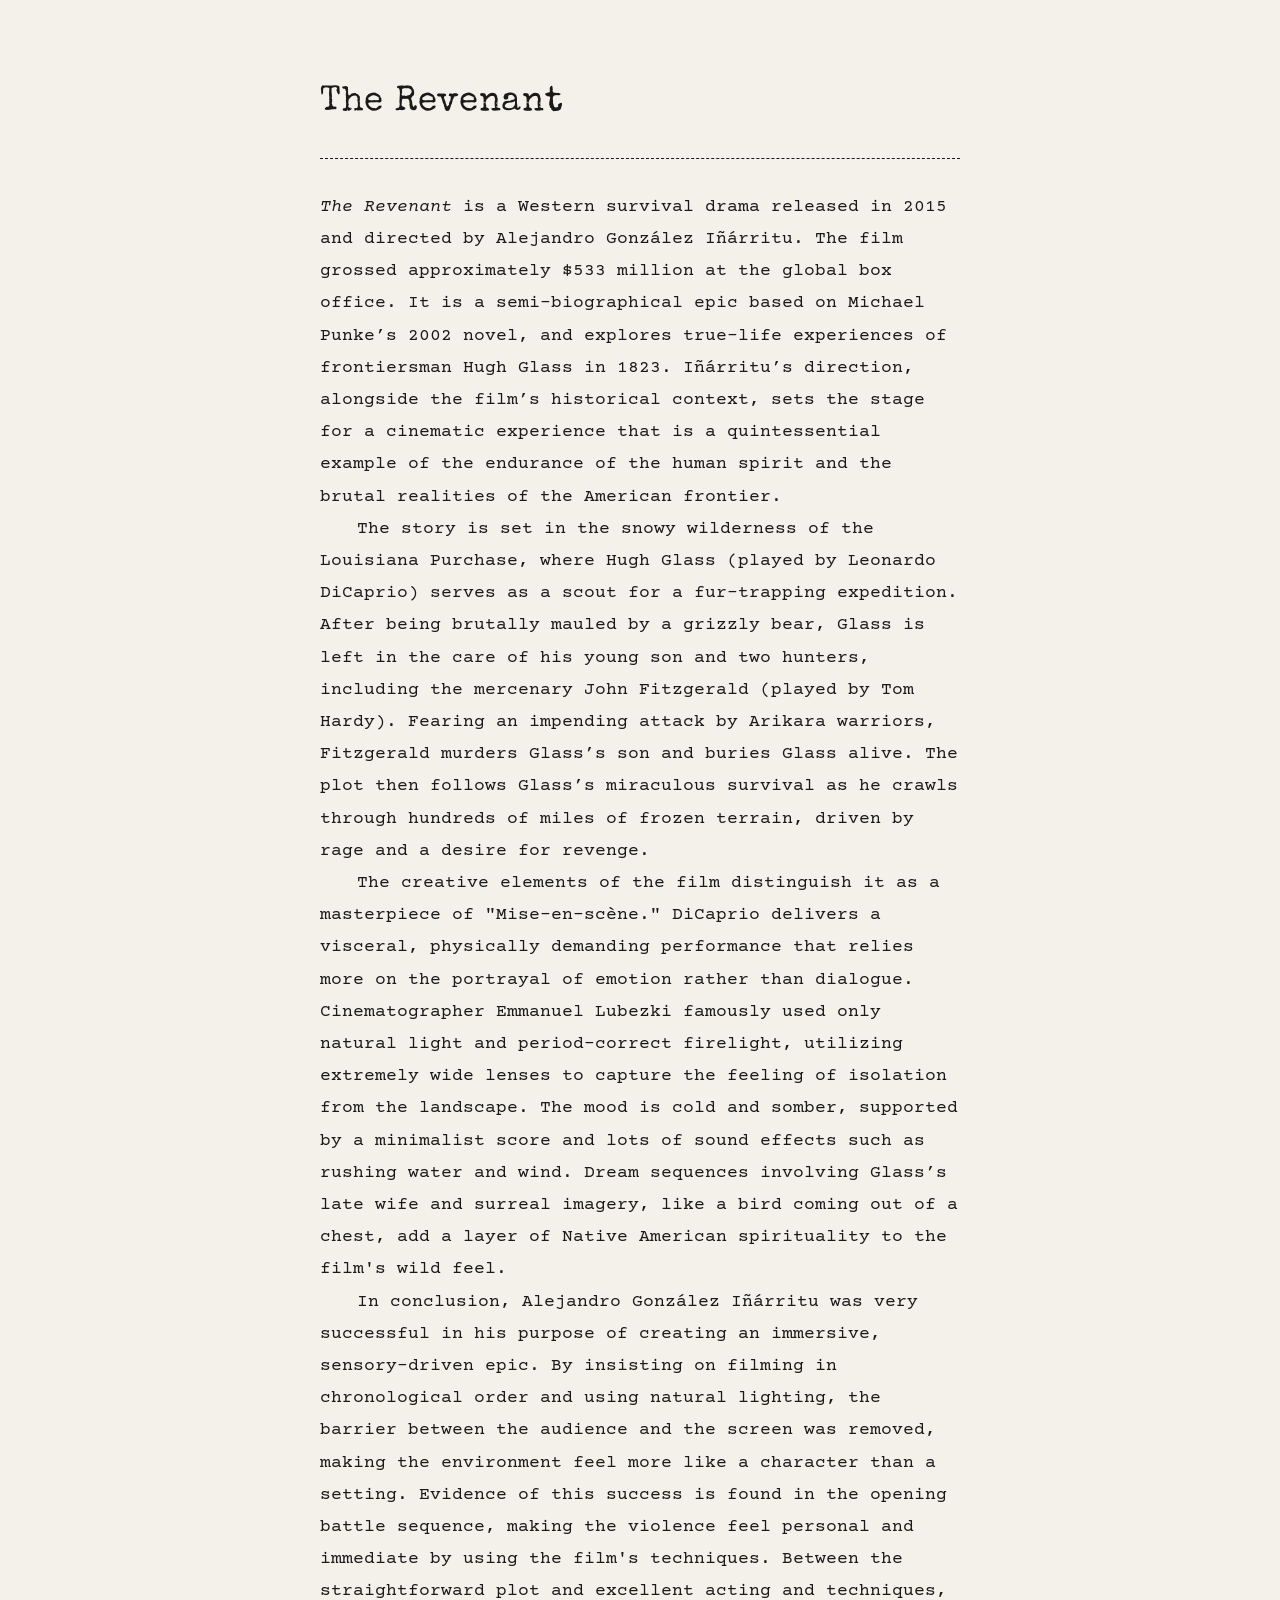
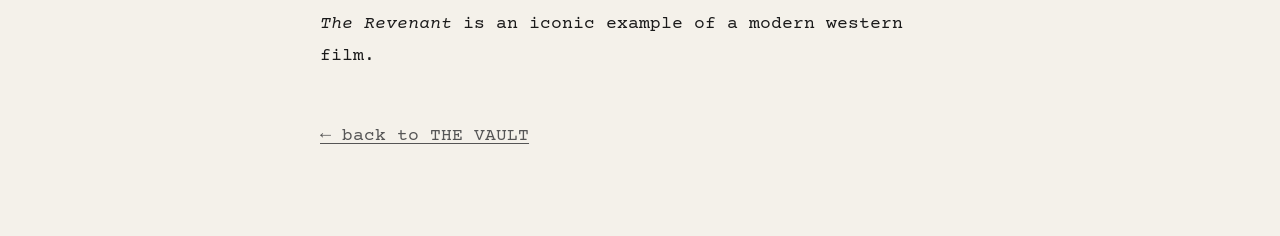
<file: vault/the-revenant.html>
<!DOCTYPE html>
<html lang="en">
<head>
  <meta charset="UTF-8" />
  <meta name="viewport" content="width=device-width, initial-scale=1" />
  <meta name="color-scheme" content="light only" />
  <meta name="robots" content="noindex, nofollow" />
  <title>The Revenant · THE VAULT</title>
  <link rel="icon" href="../icon.png" type="image/png" />
  <link rel="preconnect" href="https://fonts.googleapis.com" />
  <link rel="preconnect" href="https://fonts.gstatic.com" crossorigin />
  <link href="https://fonts.googleapis.com/css2?family=Courier+Prime:ital,wght@0,400;0,700;1,400&family=Special+Elite&display=swap" rel="stylesheet" />
  <link rel="stylesheet" href="vault.css" />
</head>
<body>
  <main>
    <article class="prose">
      <h1>The Revenant</h1>

      <hr />

      <p><em>The Revenant</em> is a Western survival drama released in 2015 and directed by Alejandro González Iñárritu. The film grossed approximately $533 million at the global box office. It is a semi-biographical epic based on Michael Punke’s 2002 novel, and explores true-life experiences of frontiersman Hugh Glass in 1823. Iñárritu’s direction, alongside the film’s historical context, sets the stage for a cinematic experience that is a quintessential example of the endurance of the human spirit and the brutal realities of the American frontier.</p>
      <p>The story is set in the snowy wilderness of the Louisiana Purchase, where Hugh Glass (played by Leonardo DiCaprio) serves as a scout for a fur-trapping expedition. After being brutally mauled by a grizzly bear, Glass is left in the care of his young son and two hunters, including the mercenary John Fitzgerald (played by Tom Hardy). Fearing an impending attack by Arikara warriors, Fitzgerald murders Glass’s son and buries Glass alive. The plot then follows Glass’s miraculous survival as he crawls through hundreds of miles of frozen terrain, driven by rage and a desire for revenge.</p>
      <p>The creative elements of the film distinguish it as a masterpiece of "Mise-en-scène." DiCaprio delivers a visceral, physically demanding performance that relies more on the portrayal of emotion rather than dialogue. Cinematographer Emmanuel Lubezki famously used only natural light and period-correct firelight, utilizing extremely wide lenses to capture the feeling of isolation from the landscape. The mood is cold and somber, supported by a minimalist score and lots of sound effects such as rushing water and wind. Dream sequences involving Glass’s late wife and surreal imagery, like a bird coming out of a chest, add a layer of Native American spirituality to the film's wild feel.</p>
      <p>In conclusion, Alejandro González Iñárritu was very successful in his purpose of creating an immersive, sensory-driven epic. By insisting on filming in chronological order and using natural lighting, the barrier between the audience and the screen was removed, making the environment feel more like a character than a setting. Evidence of this success is found in the opening battle sequence, making the violence feel personal and immediate by using the film's techniques. Between the straightforward plot and excellent acting and techniques, <em>The Revenant</em> is an iconic example of a modern western film.</p>
    </article>

    <p class="end"><a href="../vault.html">← back to THE VAULT</a></p>
  </main>
</body>
</html>
</file>
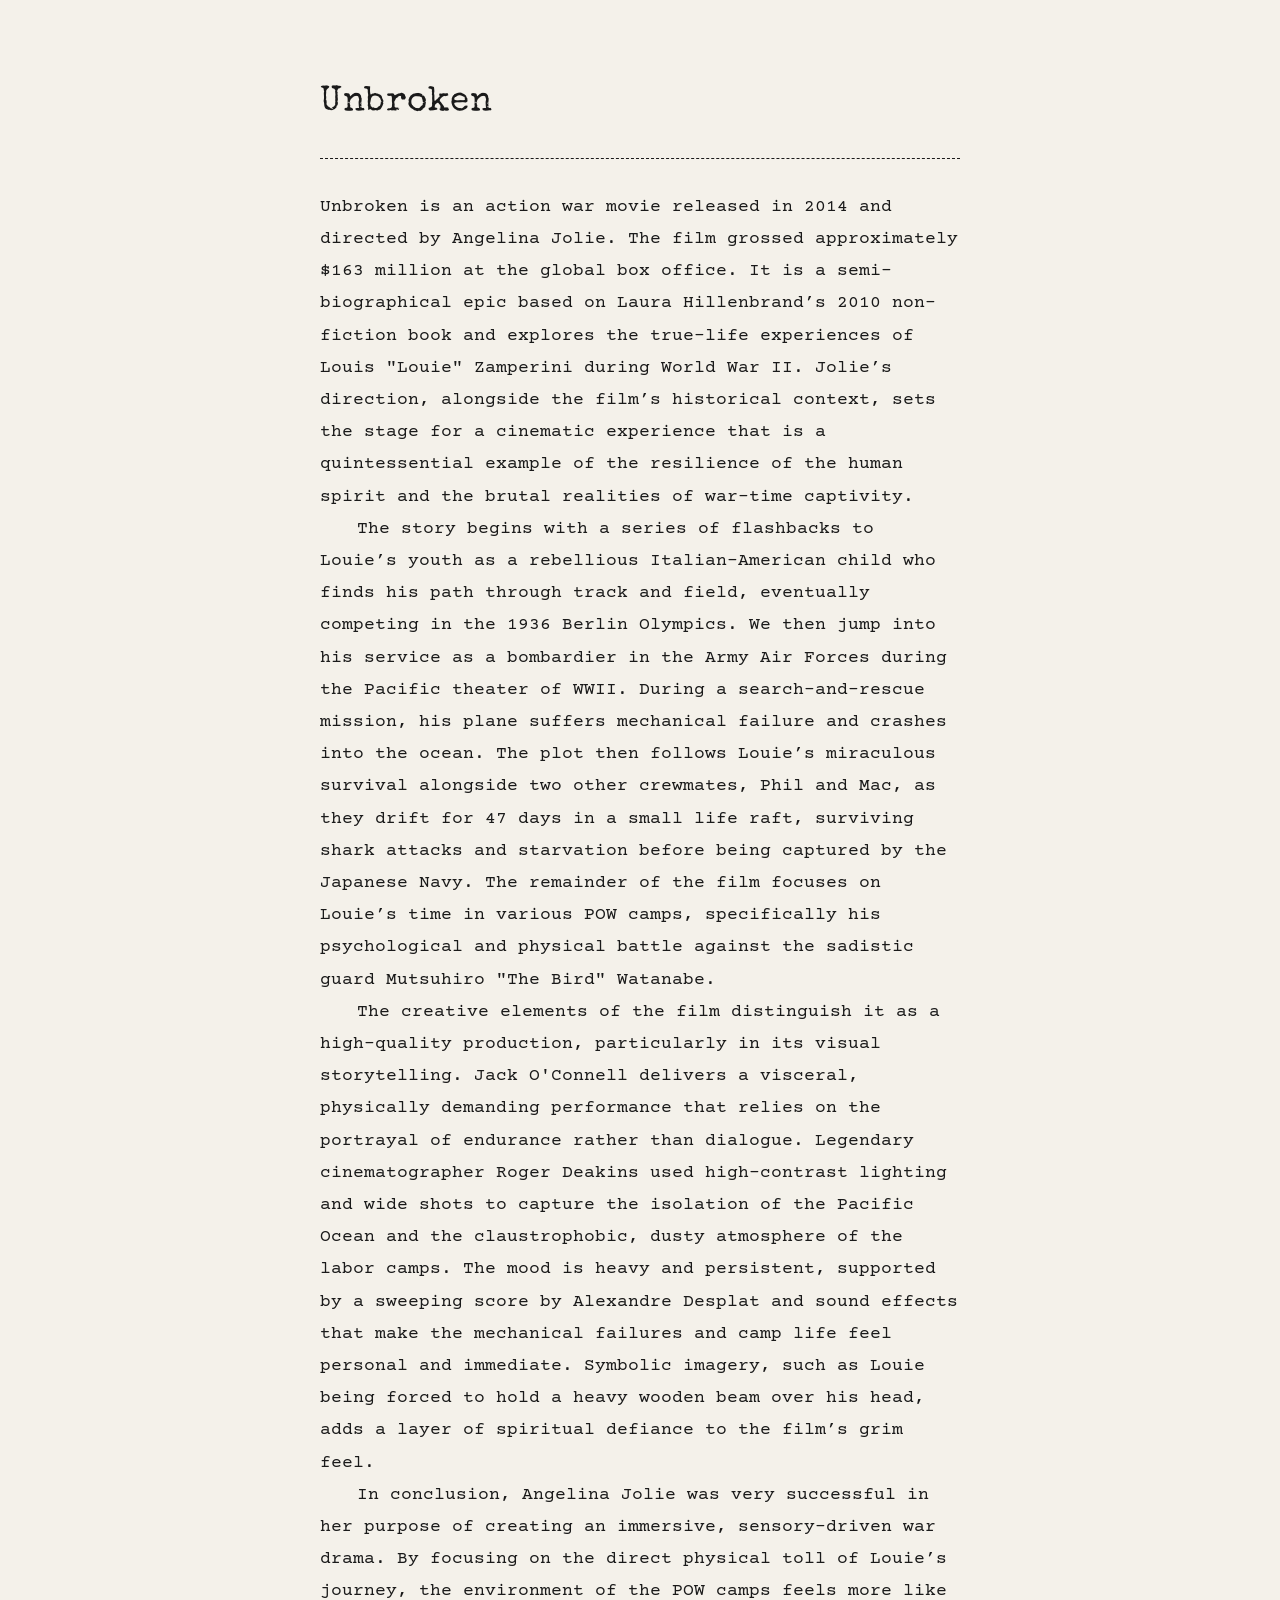
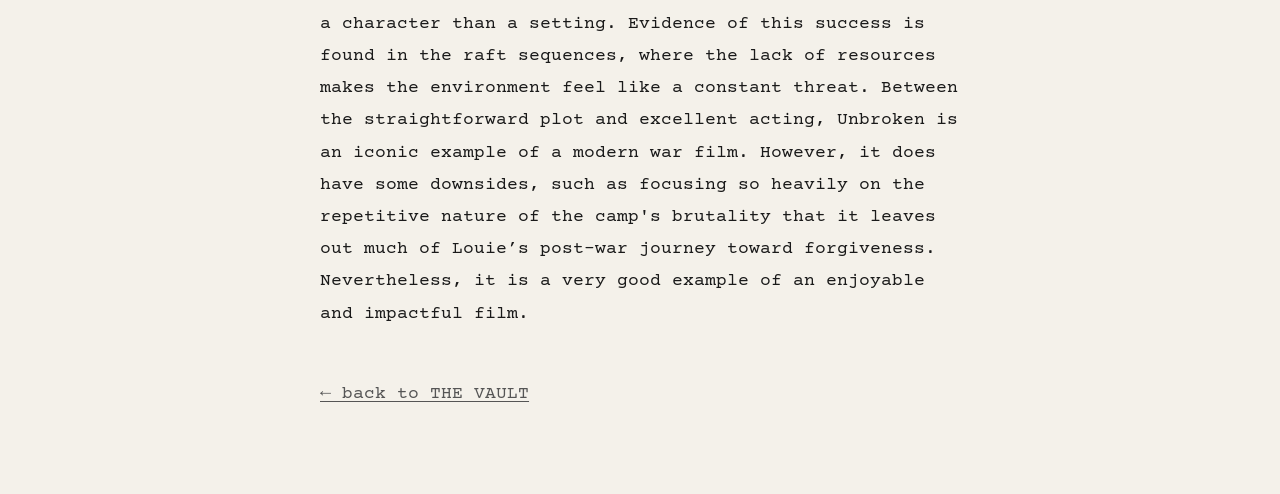
<file: vault/unbroken.html>
<!DOCTYPE html>
<html lang="en">
<head>
  <meta charset="UTF-8" />
  <meta name="viewport" content="width=device-width, initial-scale=1" />
  <meta name="color-scheme" content="light only" />
  <meta name="robots" content="noindex, nofollow" />
  <title>Unbroken · THE VAULT</title>
  <link rel="icon" href="../icon.png" type="image/png" />
  <link rel="preconnect" href="https://fonts.googleapis.com" />
  <link rel="preconnect" href="https://fonts.gstatic.com" crossorigin />
  <link href="https://fonts.googleapis.com/css2?family=Courier+Prime:ital,wght@0,400;0,700;1,400&family=Special+Elite&display=swap" rel="stylesheet" />
  <link rel="stylesheet" href="vault.css" />
</head>
<body>
  <main>
    <article class="prose">
      <h1>Unbroken</h1>

      <hr />

      <p>Unbroken is an action war movie released in 2014 and directed by Angelina Jolie. The film grossed approximately $163 million at the global box office. It is a semi-biographical epic based on Laura Hillenbrand’s 2010 non-fiction book and explores the true-life experiences of Louis "Louie" Zamperini during World War II. Jolie’s direction, alongside the film’s historical context, sets the stage for a cinematic experience that is a quintessential example of the resilience of the human spirit and the brutal realities of war-time captivity.</p>
      <p>The story begins with a series of flashbacks to Louie’s youth as a rebellious Italian-American child who finds his path through track and field, eventually competing in the 1936 Berlin Olympics. We then jump into his service as a bombardier in the Army Air Forces during the Pacific theater of WWII. During a search-and-rescue mission, his plane suffers mechanical failure and crashes into the ocean. The plot then follows Louie’s miraculous survival alongside two other crewmates, Phil and Mac, as they drift for 47 days in a small life raft, surviving shark attacks and starvation before being captured by the Japanese Navy. The remainder of the film focuses on Louie’s time in various POW camps, specifically his psychological and physical battle against the sadistic guard Mutsuhiro "The Bird" Watanabe.</p>
      <p>The creative elements of the film distinguish it as a high-quality production, particularly in its visual storytelling. Jack O'Connell delivers a visceral, physically demanding performance that relies on the portrayal of endurance rather than dialogue. Legendary cinematographer Roger Deakins used high-contrast lighting and wide shots to capture the isolation of the Pacific Ocean and the claustrophobic, dusty atmosphere of the labor camps. The mood is heavy and persistent, supported by a sweeping score by Alexandre Desplat and sound effects that make the mechanical failures and camp life feel personal and immediate. Symbolic imagery, such as Louie being forced to hold a heavy wooden beam over his head, adds a layer of spiritual defiance to the film’s grim feel.</p>
      <p>In conclusion, Angelina Jolie was very successful in her purpose of creating an immersive, sensory-driven war drama. By focusing on the direct physical toll of Louie’s journey, the environment of the POW camps feels more like a character than a setting. Evidence of this success is found in the raft sequences, where the lack of resources makes the environment feel like a constant threat. Between the straightforward plot and excellent acting, Unbroken is an iconic example of a modern war film. However, it does have some downsides, such as focusing so heavily on the repetitive nature of the camp's brutality that it leaves out much of Louie’s post-war journey toward forgiveness. Nevertheless, it is a very good example of an enjoyable and impactful film.</p>
    </article>

    <p class="end"><a href="../vault.html">← back to THE VAULT</a></p>
  </main>
</body>
</html>
</file>
<file: style.css>
:root {
  --bg: #f7f2e6;
  --bg-alt: #efe7d2;
  --ink: #1f2540;
  --ink-soft: #5b627c;
  --mark: #ffe27a;
  --card: #fffdf6;
  --dot: #d9d0b8;
}

@media (prefers-color-scheme: dark) {
  :root {
    --bg: #161b23;
    --bg-alt: #1d242e;
    --ink: #eee9dc;
    --ink-soft: #9aa3b5;
    --mark: #6b5a16;
    --card: #222a36;
    --dot: #262e3a;
  }
}

* { margin: 0; padding: 0; box-sizing: border-box; }

html { scroll-behavior: smooth; background: var(--bg); }

body {
  font-family: "Kalam", "Segoe Print", "Bradley Hand", cursive;
  font-size: clamp(1.1rem, 1.05rem + .35vw, 1.4rem);
  line-height: 1.6;
  color: var(--ink);
  background: var(--bg);
}

.wrap { width: min(1200px, 100% - 3rem); margin: 0 auto; }

.topbar {
  position: fixed;
  inset: 0 0 auto 0;
  z-index: 10;
  display: flex;
  justify-content: space-between;
  align-items: center;
  padding: .6rem clamp(1rem, 4vw, 3rem);
  background: color-mix(in srgb, var(--bg) 88%, transparent);
  backdrop-filter: blur(8px);
  border-bottom: 2px solid var(--ink);
  font-family: "Caveat", cursive;
  font-weight: 700;
}

.brand { font-size: 2rem; color: var(--ink); text-decoration: none; line-height: 1; }

.links { display: flex; gap: clamp(.75rem, 3vw, 2rem); }

.links a {
  font-size: 1.7rem;
  line-height: 1.2;
  color: var(--ink-soft);
  text-decoration: none;
  padding: 0 .5rem;
  border-radius: 10px 16px 8px 14px;
  transition: color .15s, background .15s;
}
.links a:hover { color: var(--ink); }
.links a.active { color: var(--ink); background: var(--mark); }

section { scroll-margin-top: 3.5rem; }

.hero {
  min-height: 100vh;
  display: flex;
  align-items: center;
  padding: 6rem 0 4rem;
  background-color: var(--bg);
  background-image: radial-gradient(var(--dot) 1.5px, transparent 1.5px);
  background-size: 26px 26px;
}

h1 {
  font-family: "Caveat", cursive;
  font-weight: 700;
  font-size: clamp(4.5rem, 14vw, 11rem);
  line-height: 1;
}

h1 span, h2 span {
  background: linear-gradient(transparent 60%, var(--mark) 60% 90%, transparent 90%);
  padding: 0 .2em;
  margin-left: -.2em;
  border-radius: 6px 18px 8px 20px;
}

.tagline {
  font-family: "Caveat", cursive;
  font-size: clamp(1.8rem, 3.5vw, 2.8rem);
  color: var(--ink-soft);
  margin: .25rem 0 1.5rem;
}

.intro { font-size: 1.25em; max-width: 34rem; }

.down {
  display: inline-block;
  margin-top: 2.5rem;
  font-family: "Caveat", cursive;
  font-size: 3rem;
  line-height: 1;
  color: var(--ink);
  text-decoration: none;
  animation: bob 1.8s ease-in-out infinite;
}
@keyframes bob { 50% { transform: translateY(8px); } }

.band { padding: clamp(4rem, 9vw, 7rem) 0; }
.band.alt { background: var(--bg-alt); }

h2 {
  font-family: "Caveat", cursive;
  font-weight: 700;
  font-size: clamp(3rem, 6vw, 5rem);
  line-height: 1.1;
  margin-bottom: 1.25rem;
}

p { max-width: 46rem; margin-bottom: 1.25rem; }

.pills { display: flex; flex-wrap: wrap; gap: 1rem; margin-top: 1.5rem; }

.pill {
  font-weight: 700;
  padding: .5rem 1.4rem;
  color: var(--ink);
  background: var(--card);
  text-decoration: none;
  border: 2.5px solid var(--ink);
  border-radius: 28px 18px 30px 16px / 18px 28px 16px 30px;
  box-shadow: 4px 4px 0 var(--ink);
  transition: transform .15s, box-shadow .15s, background .15s;
}
.pill:hover { background: var(--mark); transform: translate(2px, 2px); box-shadow: 2px 2px 0 var(--ink); }

.cards {
  display: grid;
  grid-template-columns: repeat(auto-fill, minmax(min(100%, 300px), 1fr));
  gap: 2rem;
  margin: 2rem 0;
}

.card {
  padding: 1.4rem 1.6rem 1.2rem;
  background: var(--card);
  border: 2.5px solid var(--ink);
  border-radius: 16px 22px 14px 24px / 22px 14px 24px 16px;
  box-shadow: 5px 5px 0 var(--ink);
  line-height: 1.5;
}

.card h3 {
  font-family: "Caveat", cursive;
  font-weight: 700;
  font-size: 2rem;
  line-height: 1.2;
  margin-bottom: .4rem;
}

.card p { margin-bottom: .75rem; }
.card p:last-child { margin-bottom: 0; }

a { color: var(--ink); font-weight: 700; text-underline-offset: 4px; text-decoration-thickness: 1.5px; }
.card a:hover, p a:hover { background: var(--mark); border-radius: 4px; }
a:focus-visible { outline: 2px dashed var(--ink); outline-offset: 3px; }

.updated { font-family: "Caveat", cursive; font-size: 1.5rem; color: var(--ink-soft); margin: 0; }

footer {
  display: flex;
  flex-wrap: wrap;
  justify-content: space-between;
  align-items: flex-start;
  gap: .75rem 2rem;
  padding: 2rem clamp(1rem, 4vw, 3rem);
  font-family: "Caveat", cursive;
  font-size: 1.4rem;
  line-height: 1.3;
  color: var(--ink-soft);
  border-top: 2px solid var(--ink);
}
footer p { margin: 0; max-width: none; }
footer .credit { max-width: 32rem; text-align: right; }

@media (max-width: 700px) {
  footer { flex-direction: column; align-items: center; text-align: center; }
  footer .credit { text-align: center; }
}

@media (max-width: 520px) {
  .brand { font-size: 1.5rem; }
  .links a { font-size: 1.4rem; padding: 0 .3rem; }
}

#nowplaying[hidden] { display: none; }

.np-card {
  display: flex;
  align-items: center;
  gap: 1.25rem;
  max-width: 560px;
  padding: 1rem 1.4rem 1rem 1rem;
  background: var(--card);
  border: 2.5px solid var(--ink);
  border-radius: 16px 22px 14px 24px / 22px 14px 24px 16px;
  box-shadow: 5px 5px 0 var(--ink);
}

.np-card img {
  width: 96px; height: 96px;
  object-fit: cover;
  border: 2.5px solid var(--ink);
  border-radius: 10px 14px 8px 12px;
  flex: none;
}

.np-info { min-width: 0; flex: 1; }
.np-info p { margin: 0; max-width: none; }

.np-status { font-family: "Caveat", cursive; font-weight: 700; font-size: 1.5rem; line-height: 1.2; color: var(--ink-soft); }
.np-track { display: block; font-weight: 700; line-height: 1.3; overflow: hidden; text-overflow: ellipsis; white-space: nowrap; text-decoration: none; }
.np-track:hover { background: var(--mark); border-radius: 4px; }
.np-artist { color: var(--ink-soft); overflow: hidden; text-overflow: ellipsis; white-space: nowrap; }
.offline .np-artist { white-space: normal; }

.np-bars { display: none; align-items: flex-end; gap: 4px; height: 28px; flex: none; }
.live .np-bars { display: flex; }
.np-bars i { width: 5px; height: 100%; background: var(--ink); border-radius: 3px; transform-origin: bottom; animation: eq 1s ease-in-out infinite; }
.np-bars i:nth-child(2) { animation-delay: -.3s; }
.np-bars i:nth-child(3) { animation-delay: -.6s; }
.np-bars i:nth-child(4) { animation-delay: -.15s; }
@keyframes eq { 0%, 100% { transform: scaleY(.25); } 50% { transform: scaleY(1); } }

.page-head { padding: 7rem 0 1rem; }
.back { font-family: "Caveat", cursive; font-size: 1.6rem; text-decoration: none; }
.back:hover { background: var(--mark); border-radius: 4px; }
.page-head h1 { font-size: clamp(3.5rem, 10vw, 7rem); margin-top: .5rem; }
.page-head .tagline { margin-bottom: 0; }
.page-head + .band { padding-top: 1rem; }

.gallery {
  display: grid;
  grid-template-columns: repeat(auto-fill, minmax(min(100%, 340px), 1fr));
  gap: 2.25rem;
  margin: 2rem 0;
}

.work { padding: 0; overflow: hidden; }
.work img,
.work .photo-placeholder {
  width: 100%;
  aspect-ratio: 4 / 3;
  object-fit: cover;
  border-bottom: 2.5px solid var(--ink);
}
.work img { display: block; }
.photo-placeholder {
  display: grid;
  place-items: center;
  font-family: "Caveat", cursive;
  font-size: 1.6rem;
  color: var(--ink-soft);
  background-color: var(--bg-alt);
  background-image: radial-gradient(var(--dot) 1.5px, transparent 1.5px);
  background-size: 18px 18px;
}
.work .work-body { padding: 1.1rem 1.5rem 1.3rem; }
.work .meta { font-family: "Caveat", cursive; font-size: 1.35rem; color: var(--ink-soft); margin-bottom: .35rem; }

.photos {
  position: relative;
  aspect-ratio: 4 / 3;
  border-bottom: 2.5px solid var(--ink);
  background: var(--bg-alt);
}
.photos-track {
  display: flex;
  height: 100%;
  overflow-x: auto;
  scroll-snap-type: x mandatory;
  scroll-behavior: smooth;
  scrollbar-width: none;
}
.photos-track::-webkit-scrollbar { display: none; }
.work .photos img {
  flex: 0 0 100%;
  width: 100%;
  height: 100%;
  aspect-ratio: auto;
  object-fit: cover;
  border: 0;
  scroll-snap-align: start;
}
.photo-btn {
  position: absolute;
  top: 50%;
  transform: translateY(-50%);
  width: 2.4rem;
  height: 2.4rem;
  display: grid;
  place-items: center;
  font: 700 1.4rem/1 "Kalam", cursive;
  color: var(--ink);
  background: var(--card);
  border: 2.5px solid var(--ink);
  border-radius: 50% 46% 52% 48%;
  box-shadow: 3px 3px 0 var(--ink);
  cursor: pointer;
  transition: background .15s, opacity .15s;
}
.photo-btn:hover { background: var(--mark); }
.photo-btn:disabled { opacity: 0; pointer-events: none; }
.photo-btn.prev { left: .6rem; }
.photo-btn.next { right: .6rem; }
.photo-dots {
  position: absolute;
  left: 50%;
  bottom: .6rem;
  transform: translateX(-50%);
  display: flex;
  gap: .4rem;
  padding: .3rem .55rem;
  background: color-mix(in srgb, var(--card) 85%, transparent);
  border: 2px solid var(--ink);
  border-radius: 999px;
}
.photo-dots button {
  width: .65rem;
  height: .65rem;
  padding: 0;
  border: 2px solid var(--ink);
  border-radius: 50%;
  background: transparent;
  cursor: pointer;
}
.photo-dots button[aria-current="true"] { background: var(--ink); }

@media (prefers-reduced-motion: reduce) {
  html { scroll-behavior: auto; }
  .down { animation: none; }
  .np-bars i { animation: none; transform: scaleY(.6); }
  .photos-track { scroll-behavior: auto; }
}
</file>
<file: vault/vault.css>
* { margin: 0; padding: 0; box-sizing: border-box; }

:root { color-scheme: light only; }

html { background: #f4f1ea; }

body {
  font-family: "Courier Prime", "Courier New", Courier, monospace;
  font-size: clamp(1rem, .95rem + .3vw, 1.15rem);
  line-height: 1.75;
  color: #1a1a1a;
  background: #f4f1ea;
  width: min(40rem, 100% - 2.5rem);
  margin: 0 auto;
  padding: clamp(2.5rem, 8vw, 5rem) 0 4rem;
  overflow-wrap: break-word;
}

h1, h2 {
  font-family: "Special Elite", "Courier New", monospace;
  font-weight: 400;
  line-height: 1.3;
  letter-spacing: .02em;
}

h1 { font-size: clamp(1.6rem, 5vw, 2.2rem); margin-bottom: .25rem; }
h2 { font-size: 1.3rem; margin: 2.5rem 0 .75rem; }

p { margin-bottom: 1.25rem; }

a { color: inherit; text-underline-offset: 3px; }
a:hover { background: #1a1a1a; color: #f4f1ea; text-decoration: none; }
a:focus-visible { outline: 1px dashed #1a1a1a; outline-offset: 3px; }

hr { border: 0; border-top: 1px dashed #1a1a1a; margin: 2rem 0; }

.sub { color: #555; margin-bottom: 0; }

.entries { list-style: none; }
.entries li { padding: 1rem 0; border-bottom: 1px dashed #999; }
.entries li:first-child { border-top: 1px dashed #999; }
.entries a { font-family: "Special Elite", "Courier New", monospace; font-size: 1.15rem; }
.entries .note { display: block; color: #555; font-size: .9em; }

.end { margin-top: 3rem; color: #555; }

.prose p { margin: 0; text-indent: 2em; }
.prose h1 + p, .prose hr + p, .prose h2 + p, .prose .break + p { text-indent: 0; }
.prose p.sub { text-indent: 0; margin-bottom: 0; }
.prose p.break { text-indent: 0; text-align: center; margin: 1.5rem 0; color: #555; }

.toc { margin-top: 1.5rem; }
.toc ol { list-style: none; }
.toc li { padding: .15rem 0; }
</file>
